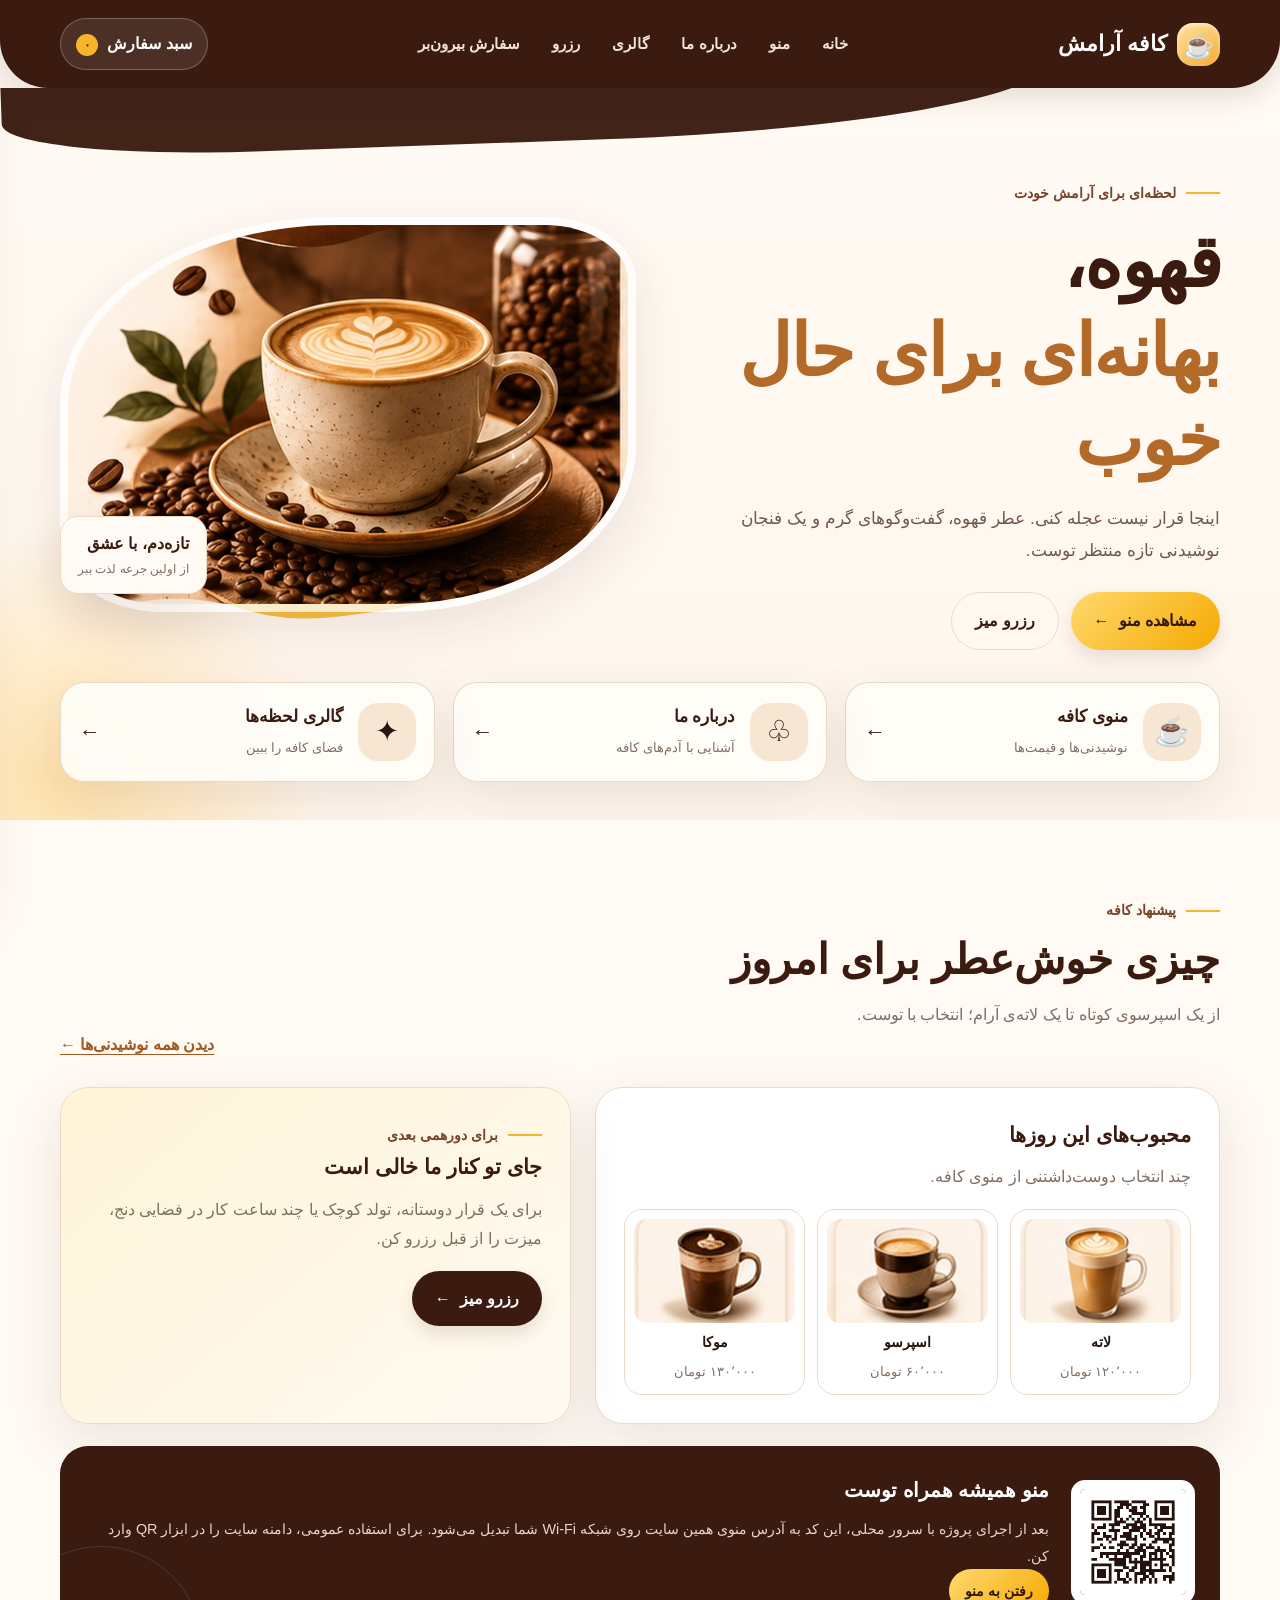
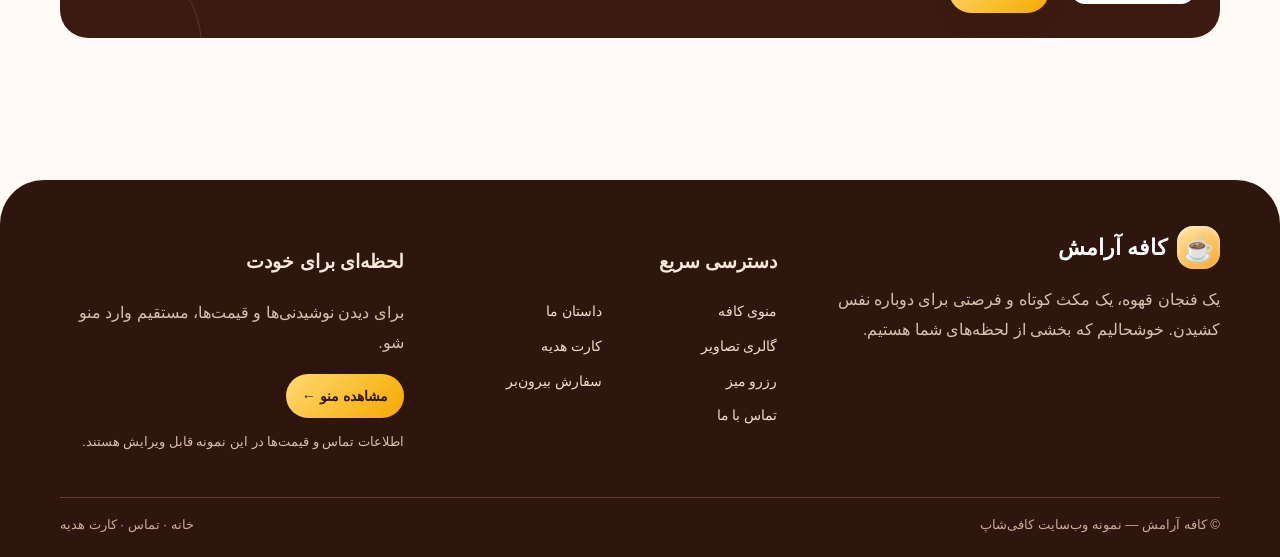
<file: index.html>
<!doctype html><html lang="fa" dir="rtl"><head><meta charset="utf-8"><meta name="viewport" content="width=device-width,initial-scale=1"><meta name="theme-color" content="#3b1b10"><title>کافه آرامش | یک فنجان حال خوب</title><meta name="description" content="کافه آرامش؛ منوی قهوه، رزرو میز و سفارش بیرون‌بر."><link rel="stylesheet" href="assets/css/style.css"></head><body><header class="site-header"><div class="container nav-wrap">
  <a class="brand" href="index.html" aria-label="کافه آرامش، صفحه اصلی"><span class="brand-mark">☕</span><span>کافه آرامش</span></a>
  <button class="menu-toggle" id="menuToggle" aria-label="باز کردن منو" aria-expanded="false">☰</button>
  <nav class="nav-links" id="navLinks" aria-label="ناوبری اصلی">
    <a href="index.html">خانه</a><a href="menu.html">منو</a><a href="about.html">درباره ما</a><a href="gallery.html">گالری</a><a href="reserve.html">رزرو</a><a href="delivery.html">سفارش بیرون‌بر</a>
  </nav>
  <div class="nav-actions"><a class="cart-button" href="#cart" data-open-cart>سبد سفارش <span class="cart-count">۰</span></a></div>
</div></header>
<main><section class="hero"><div class="container"><div class="hero-grid"><div class="hero-copy"><span class="eyebrow">لحظه‌ای برای آرامش خودت</span><h1>قهوه،<br><span>بهانه‌ای برای حال خوب</span></h1><p>اینجا قرار نیست عجله کنی. عطر قهوه، گفت‌وگوهای گرم و یک فنجان نوشیدنی تازه منتظر توست.</p><div class="hero-actions"><a class="btn btn-gold" href="menu.html">مشاهده منو <span>←</span></a><a class="btn btn-light" href="reserve.html">رزرو میز</a></div></div><div class="hero-art"><img src="assets/images/hero-coffee.jpg" alt="فنجان قهوه لاته روی میز چوبی در کنار دانه‌های قهوه"><div class="hero-sticker">تازه‌دم، با عشق <small>از اولین جرعه لذت ببر</small></div></div></div>
<div class="quick-links"><a class="quick-card" href="menu.html"><span class="quick-icon">☕</span><span><strong>منوی کافه</strong><small>نوشیدنی‌ها و قیمت‌ها</small></span><span class="quick-arrow">←</span></a><a class="quick-card" href="about.html"><span class="quick-icon">♧</span><span><strong>درباره ما</strong><small>آشنایی با آدم‌های کافه</small></span><span class="quick-arrow">←</span></a><a class="quick-card" href="gallery.html"><span class="quick-icon">✦</span><span><strong>گالری لحظه‌ها</strong><small>فضای کافه را ببین</small></span><span class="quick-arrow">←</span></a></div></div></section>
<section class="section"><div class="container"><div class="section-head"><div><span class="eyebrow">پیشنهاد کافه</span><h2 class="section-title">چیزی خوش‌عطر برای امروز</h2><p class="section-subtitle">از یک اسپرسوی کوتاه تا یک لاته‌ی آرام؛ انتخاب با توست.</p></div><a class="text-link" href="menu.html">دیدن همه نوشیدنی‌ها ←</a></div>
<div class="feature-grid"><div class="feature-panel"><h3>محبوب‌های این روزها</h3><p>چند انتخاب دوست‌داشتنی از منوی کافه.</p><div class="mini-menu"><a class="mini-item" href="menu.html"><img src="assets/images/latte.jpg" alt="لاته"><strong>لاته</strong><small>۱۲۰٬۰۰۰ تومان</small></a><a class="mini-item" href="menu.html"><img src="assets/images/espresso.jpg" alt="اسپرسو"><strong>اسپرسو</strong><small>۶۰٬۰۰۰ تومان</small></a><a class="mini-item" href="menu.html"><img src="assets/images/mocha.jpg" alt="موکا"><strong>موکا</strong><small>۱۳۰٬۰۰۰ تومان</small></a></div></div>
<div class="feature-panel gold"><span class="eyebrow">برای دورهمی بعدی</span><h3>جای تو کنار ما خالی است</h3><p>برای یک قرار دوستانه، تولد کوچک یا چند ساعت کار در فضایی دنج، میزت را از قبل رزرو کن.</p><a class="btn" href="reserve.html">رزرو میز <span>←</span></a></div></div>
<div style="margin-top:22px" class="qr-panel"><img src="assets/images/menu-qr.png" alt="کد QR نمونه برای باز کردن منوی کافه"><div><h3>منو همیشه همراه توست</h3><p>بعد از اجرای پروژه با سرور محلی، این کد به آدرس منوی همین سایت روی شبکه Wi‑Fi شما تبدیل می‌شود. برای استفاده عمومی، دامنه سایت را در ابزار QR وارد کن.</p><a class="btn btn-gold btn-small" href="menu.html">رفتن به منو</a></div></div></div></section>
</main><footer class="site-footer"><div class="container">
  <div class="footer-grid"><div><a class="brand" href="index.html"><span class="brand-mark">☕</span><span>کافه آرامش</span></a><p>یک فنجان قهوه، یک مکث کوتاه و فرصتی برای دوباره نفس کشیدن. خوشحالیم که بخشی از لحظه‌های شما هستیم.</p></div>
  <div><h3>دسترسی سریع</h3><div class="footer-links"><a href="menu.html">منوی کافه</a><a href="about.html">داستان ما</a><a href="gallery.html">گالری تصاویر</a><a href="gift-card.html">کارت هدیه</a><a href="reserve.html">رزرو میز</a><a href="delivery.html">سفارش بیرون‌بر</a><a href="contact.html">تماس با ما</a></div></div>
  <div><h3>لحظه‌ای برای خودت</h3><p>برای دیدن نوشیدنی‌ها و قیمت‌ها، مستقیم وارد منو شو.</p><a class="btn btn-gold btn-small" href="menu.html">مشاهده منو ←</a><p style="font-size:.8rem">اطلاعات تماس و قیمت‌ها در این نمونه قابل ویرایش هستند.</p></div></div>
  <div class="footer-bottom"><span>© کافه آرامش — نمونه وب‌سایت کافی‌شاپ</span><span><a href="index.html">خانه</a> · <a href="contact.html">تماس</a> · <a href="gift-card.html">کارت هدیه</a></span></div>
</div></footer><script src="assets/js/app.js"></script></body></html>
</file>
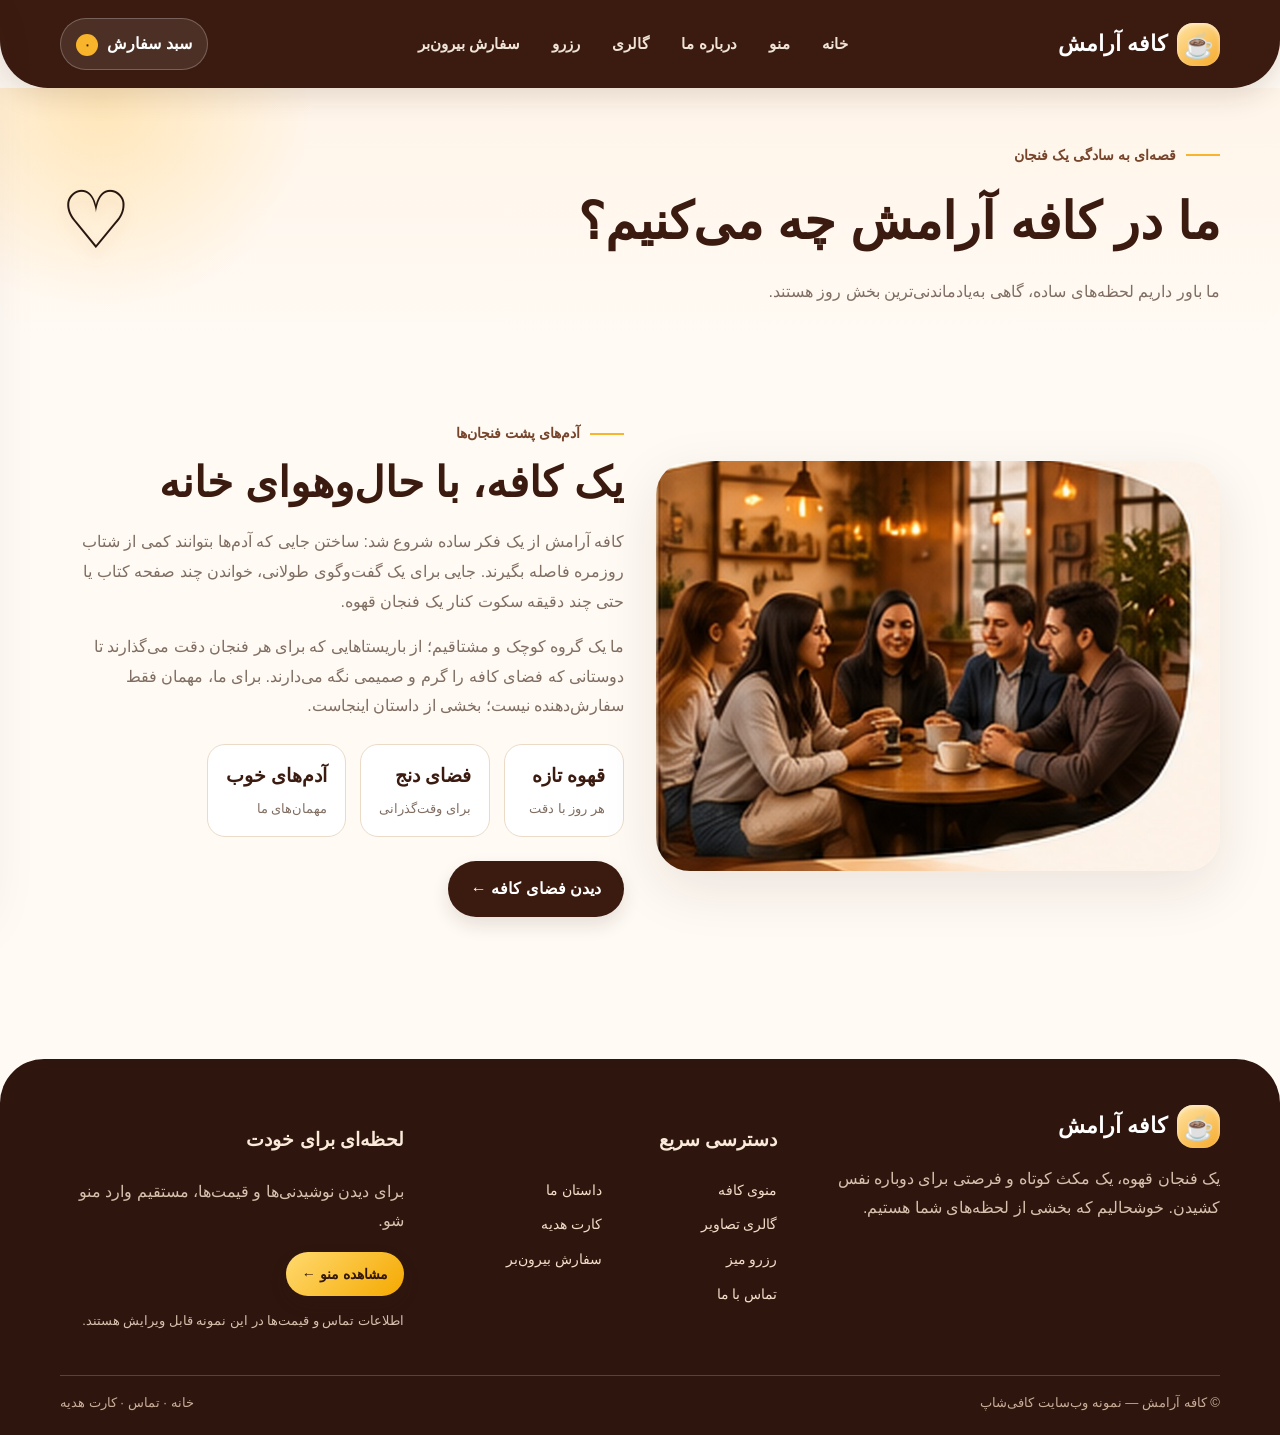
<file: about.html>
<!doctype html><html lang="fa" dir="rtl"><head><meta charset="utf-8"><meta name="viewport" content="width=device-width,initial-scale=1"><title>درباره ما | کافه آرامش</title><link rel="stylesheet" href="assets/css/style.css"></head><body><header class="site-header"><div class="container nav-wrap">
  <a class="brand" href="index.html" aria-label="کافه آرامش، صفحه اصلی"><span class="brand-mark">☕</span><span>کافه آرامش</span></a>
  <button class="menu-toggle" id="menuToggle" aria-label="باز کردن منو" aria-expanded="false">☰</button>
  <nav class="nav-links" id="navLinks" aria-label="ناوبری اصلی">
    <a href="index.html">خانه</a><a href="menu.html">منو</a><a href="about.html">درباره ما</a><a href="gallery.html">گالری</a><a href="reserve.html">رزرو</a><a href="delivery.html">سفارش بیرون‌بر</a>
  </nav>
  <div class="nav-actions"><a class="cart-button" href="#cart" data-open-cart>سبد سفارش <span class="cart-count">۰</span></a></div>
</div></header><main><section class="page-hero"><div class="container"><div><span class="eyebrow">قصه‌ای به سادگی یک فنجان</span><h1>ما در کافه آرامش چه می‌کنیم؟</h1><p>ما باور داریم لحظه‌های ساده، گاهی به‌یادماندنی‌ترین بخش روز هستند.</p></div><div class="page-hero-art">♡</div></div></section><section class="section"><div class="container story-grid"><div class="story-image"><img src="assets/images/team.jpg" alt="چند نفر از اعضای تیم و دوستان در حال گفت‌وگو در کافه"></div><div class="story-copy"><span class="eyebrow">آدم‌های پشت فنجان‌ها</span><h2 class="section-title">یک کافه، با حال‌وهوای خانه</h2><p>کافه آرامش از یک فکر ساده شروع شد: ساختن جایی که آدم‌ها بتوانند کمی از شتاب روزمره فاصله بگیرند. جایی برای یک گفت‌وگوی طولانی، خواندن چند صفحه کتاب یا حتی چند دقیقه سکوت کنار یک فنجان قهوه.</p><p>ما یک گروه کوچک و مشتاقیم؛ از باریستاهایی که برای هر فنجان دقت می‌گذارند تا دوستانی که فضای کافه را گرم و صمیمی نگه می‌دارند. برای ما، مهمان فقط سفارش‌دهنده نیست؛ بخشی از داستان اینجاست.</p><div class="stats"><div class="stat"><strong>قهوه تازه</strong><small>هر روز با دقت</small></div><div class="stat"><strong>فضای دنج</strong><small>برای وقت‌گذرانی</small></div><div class="stat"><strong>آدم‌های خوب</strong><small>مهمان‌های ما</small></div></div><a class="btn" style="margin-top:24px" href="gallery.html">دیدن فضای کافه ←</a></div></div></section></main><footer class="site-footer"><div class="container">
  <div class="footer-grid"><div><a class="brand" href="index.html"><span class="brand-mark">☕</span><span>کافه آرامش</span></a><p>یک فنجان قهوه، یک مکث کوتاه و فرصتی برای دوباره نفس کشیدن. خوشحالیم که بخشی از لحظه‌های شما هستیم.</p></div>
  <div><h3>دسترسی سریع</h3><div class="footer-links"><a href="menu.html">منوی کافه</a><a href="about.html">داستان ما</a><a href="gallery.html">گالری تصاویر</a><a href="gift-card.html">کارت هدیه</a><a href="reserve.html">رزرو میز</a><a href="delivery.html">سفارش بیرون‌بر</a><a href="contact.html">تماس با ما</a></div></div>
  <div><h3>لحظه‌ای برای خودت</h3><p>برای دیدن نوشیدنی‌ها و قیمت‌ها، مستقیم وارد منو شو.</p><a class="btn btn-gold btn-small" href="menu.html">مشاهده منو ←</a><p style="font-size:.8rem">اطلاعات تماس و قیمت‌ها در این نمونه قابل ویرایش هستند.</p></div></div>
  <div class="footer-bottom"><span>© کافه آرامش — نمونه وب‌سایت کافی‌شاپ</span><span><a href="index.html">خانه</a> · <a href="contact.html">تماس</a> · <a href="gift-card.html">کارت هدیه</a></span></div>
</div></footer><script src="assets/js/app.js"></script></body></html>
</file>
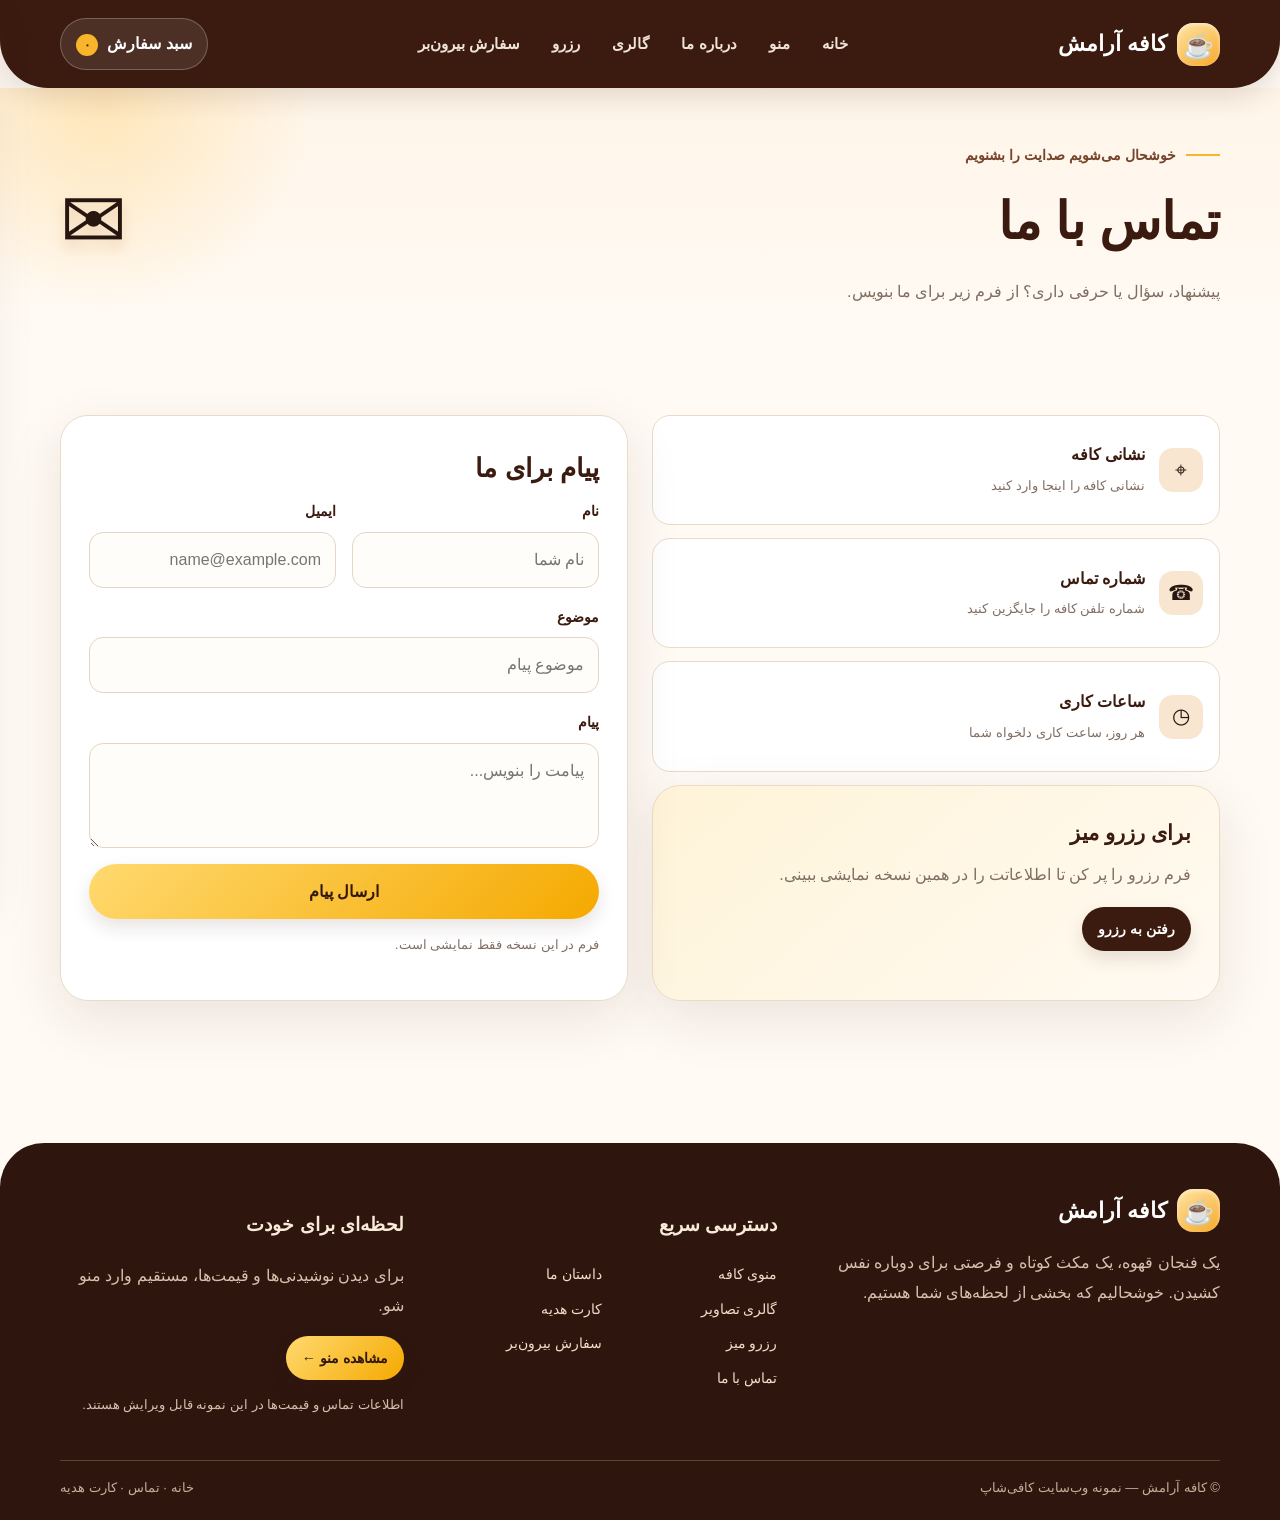
<file: contact.html>
<!doctype html><html lang="fa" dir="rtl"><head><meta charset="utf-8"><meta name="viewport" content="width=device-width,initial-scale=1"><title>تماس با ما | کافه آرامش</title><link rel="stylesheet" href="assets/css/style.css"></head><body><header class="site-header"><div class="container nav-wrap">
  <a class="brand" href="index.html" aria-label="کافه آرامش، صفحه اصلی"><span class="brand-mark">☕</span><span>کافه آرامش</span></a>
  <button class="menu-toggle" id="menuToggle" aria-label="باز کردن منو" aria-expanded="false">☰</button>
  <nav class="nav-links" id="navLinks" aria-label="ناوبری اصلی">
    <a href="index.html">خانه</a><a href="menu.html">منو</a><a href="about.html">درباره ما</a><a href="gallery.html">گالری</a><a href="reserve.html">رزرو</a><a href="delivery.html">سفارش بیرون‌بر</a>
  </nav>
  <div class="nav-actions"><a class="cart-button" href="#cart" data-open-cart>سبد سفارش <span class="cart-count">۰</span></a></div>
</div></header><main><section class="page-hero"><div class="container"><div><span class="eyebrow">خوشحال می‌شویم صدایت را بشنویم</span><h1>تماس با ما</h1><p>پیشنهاد، سؤال یا حرفی داری؟ از فرم زیر برای ما بنویس.</p></div><div class="page-hero-art">✉</div></div></section><section class="section"><div class="container contact-grid"><div class="contact-info"><div class="contact-row"><span class="contact-symbol">⌖</span><div><strong>نشانی کافه</strong><small>نشانی کافه را اینجا وارد کنید</small></div></div><div class="contact-row"><span class="contact-symbol">☎</span><div><strong>شماره تماس</strong><small>شماره تلفن کافه را جایگزین کنید</small></div></div><div class="contact-row"><span class="contact-symbol">◷</span><div><strong>ساعات کاری</strong><small>هر روز، ساعت کاری دلخواه شما</small></div></div><div class="feature-panel gold"><h3>برای رزرو میز</h3><p>فرم رزرو را پر کن تا اطلاعاتت را در همین نسخه نمایشی ببینی.</p><a class="btn btn-small" href="reserve.html">رفتن به رزرو</a></div></div><div class="form-card"><h2 class="section-title" style="font-size:1.65rem">پیام برای ما</h2><form data-demo-form data-success="پیام شما به‌صورت نمایشی ثبت شد. برای دریافت واقعی پیام‌ها، فرم باید به ایمیل یا سرور متصل شود."><div class="form-grid"><div class="field"><label for="cname">نام</label><input id="cname" required placeholder="نام شما"></div><div class="field"><label for="cemail">ایمیل</label><input id="cemail" type="email" required placeholder="name@example.com"></div><div class="field full"><label for="csubject">موضوع</label><input id="csubject" required placeholder="موضوع پیام"></div><div class="field full"><label for="cmessage">پیام</label><textarea id="cmessage" required placeholder="پیامت را بنویس..."></textarea></div><div class="field full"><button class="btn btn-gold btn-block">ارسال پیام</button></div></div></form><div class="form-message" role="status" aria-live="polite"></div><p class="form-note">فرم در این نسخه فقط نمایشی است.</p></div></div></section></main><footer class="site-footer"><div class="container">
  <div class="footer-grid"><div><a class="brand" href="index.html"><span class="brand-mark">☕</span><span>کافه آرامش</span></a><p>یک فنجان قهوه، یک مکث کوتاه و فرصتی برای دوباره نفس کشیدن. خوشحالیم که بخشی از لحظه‌های شما هستیم.</p></div>
  <div><h3>دسترسی سریع</h3><div class="footer-links"><a href="menu.html">منوی کافه</a><a href="about.html">داستان ما</a><a href="gallery.html">گالری تصاویر</a><a href="gift-card.html">کارت هدیه</a><a href="reserve.html">رزرو میز</a><a href="delivery.html">سفارش بیرون‌بر</a><a href="contact.html">تماس با ما</a></div></div>
  <div><h3>لحظه‌ای برای خودت</h3><p>برای دیدن نوشیدنی‌ها و قیمت‌ها، مستقیم وارد منو شو.</p><a class="btn btn-gold btn-small" href="menu.html">مشاهده منو ←</a><p style="font-size:.8rem">اطلاعات تماس و قیمت‌ها در این نمونه قابل ویرایش هستند.</p></div></div>
  <div class="footer-bottom"><span>© کافه آرامش — نمونه وب‌سایت کافی‌شاپ</span><span><a href="index.html">خانه</a> · <a href="contact.html">تماس</a> · <a href="gift-card.html">کارت هدیه</a></span></div>
</div></footer><script src="assets/js/app.js"></script></body></html>
</file>
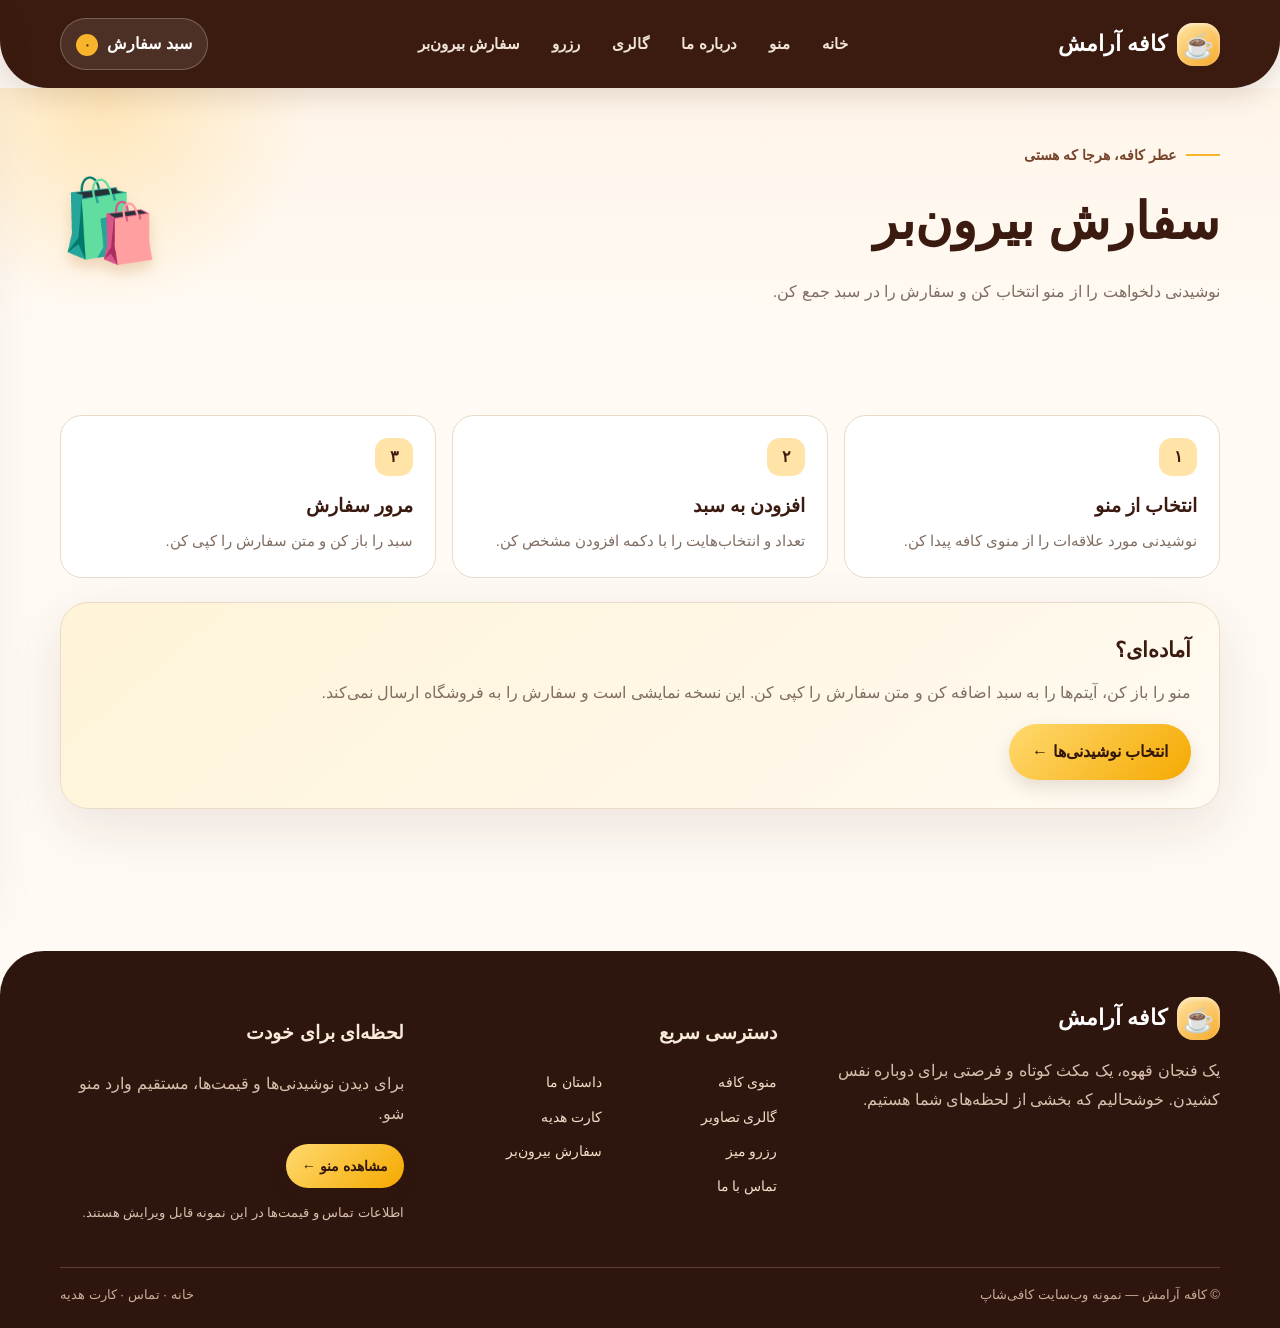
<file: delivery.html>
<!doctype html><html lang="fa" dir="rtl"><head><meta charset="utf-8"><meta name="viewport" content="width=device-width,initial-scale=1"><title>سفارش بیرون‌بر | کافه آرامش</title><link rel="stylesheet" href="assets/css/style.css"></head><body><header class="site-header"><div class="container nav-wrap">
  <a class="brand" href="index.html" aria-label="کافه آرامش، صفحه اصلی"><span class="brand-mark">☕</span><span>کافه آرامش</span></a>
  <button class="menu-toggle" id="menuToggle" aria-label="باز کردن منو" aria-expanded="false">☰</button>
  <nav class="nav-links" id="navLinks" aria-label="ناوبری اصلی">
    <a href="index.html">خانه</a><a href="menu.html">منو</a><a href="about.html">درباره ما</a><a href="gallery.html">گالری</a><a href="reserve.html">رزرو</a><a href="delivery.html">سفارش بیرون‌بر</a>
  </nav>
  <div class="nav-actions"><a class="cart-button" href="#cart" data-open-cart>سبد سفارش <span class="cart-count">۰</span></a></div>
</div></header><main><section class="page-hero"><div class="container"><div><span class="eyebrow">عطر کافه، هرجا که هستی</span><h1>سفارش بیرون‌بر</h1><p>نوشیدنی دلخواهت را از منو انتخاب کن و سفارش را در سبد جمع کن.</p></div><div class="page-hero-art">🛍️</div></div></section><section class="section"><div class="container"><div class="delivery-steps"><article class="step-card"><span class="step-number">۱</span><h3>انتخاب از منو</h3><p>نوشیدنی مورد علاقه‌ات را از منوی کافه پیدا کن.</p></article><article class="step-card"><span class="step-number">۲</span><h3>افزودن به سبد</h3><p>تعداد و انتخاب‌هایت را با دکمه افزودن مشخص کن.</p></article><article class="step-card"><span class="step-number">۳</span><h3>مرور سفارش</h3><p>سبد را باز کن و متن سفارش را کپی کن.</p></article></div><div class="feature-panel gold" style="margin-top:24px"><h3>آماده‌ای؟</h3><p>منو را باز کن، آیتم‌ها را به سبد اضافه کن و متن سفارش را کپی کن. این نسخه نمایشی است و سفارش را به فروشگاه ارسال نمی‌کند.</p><a class="btn btn-gold" href="menu.html">انتخاب نوشیدنی‌ها ←</a></div></div></section></main><footer class="site-footer"><div class="container">
  <div class="footer-grid"><div><a class="brand" href="index.html"><span class="brand-mark">☕</span><span>کافه آرامش</span></a><p>یک فنجان قهوه، یک مکث کوتاه و فرصتی برای دوباره نفس کشیدن. خوشحالیم که بخشی از لحظه‌های شما هستیم.</p></div>
  <div><h3>دسترسی سریع</h3><div class="footer-links"><a href="menu.html">منوی کافه</a><a href="about.html">داستان ما</a><a href="gallery.html">گالری تصاویر</a><a href="gift-card.html">کارت هدیه</a><a href="reserve.html">رزرو میز</a><a href="delivery.html">سفارش بیرون‌بر</a><a href="contact.html">تماس با ما</a></div></div>
  <div><h3>لحظه‌ای برای خودت</h3><p>برای دیدن نوشیدنی‌ها و قیمت‌ها، مستقیم وارد منو شو.</p><a class="btn btn-gold btn-small" href="menu.html">مشاهده منو ←</a><p style="font-size:.8rem">اطلاعات تماس و قیمت‌ها در این نمونه قابل ویرایش هستند.</p></div></div>
  <div class="footer-bottom"><span>© کافه آرامش — نمونه وب‌سایت کافی‌شاپ</span><span><a href="index.html">خانه</a> · <a href="contact.html">تماس</a> · <a href="gift-card.html">کارت هدیه</a></span></div>
</div></footer><script src="assets/js/app.js"></script></body></html>
</file>
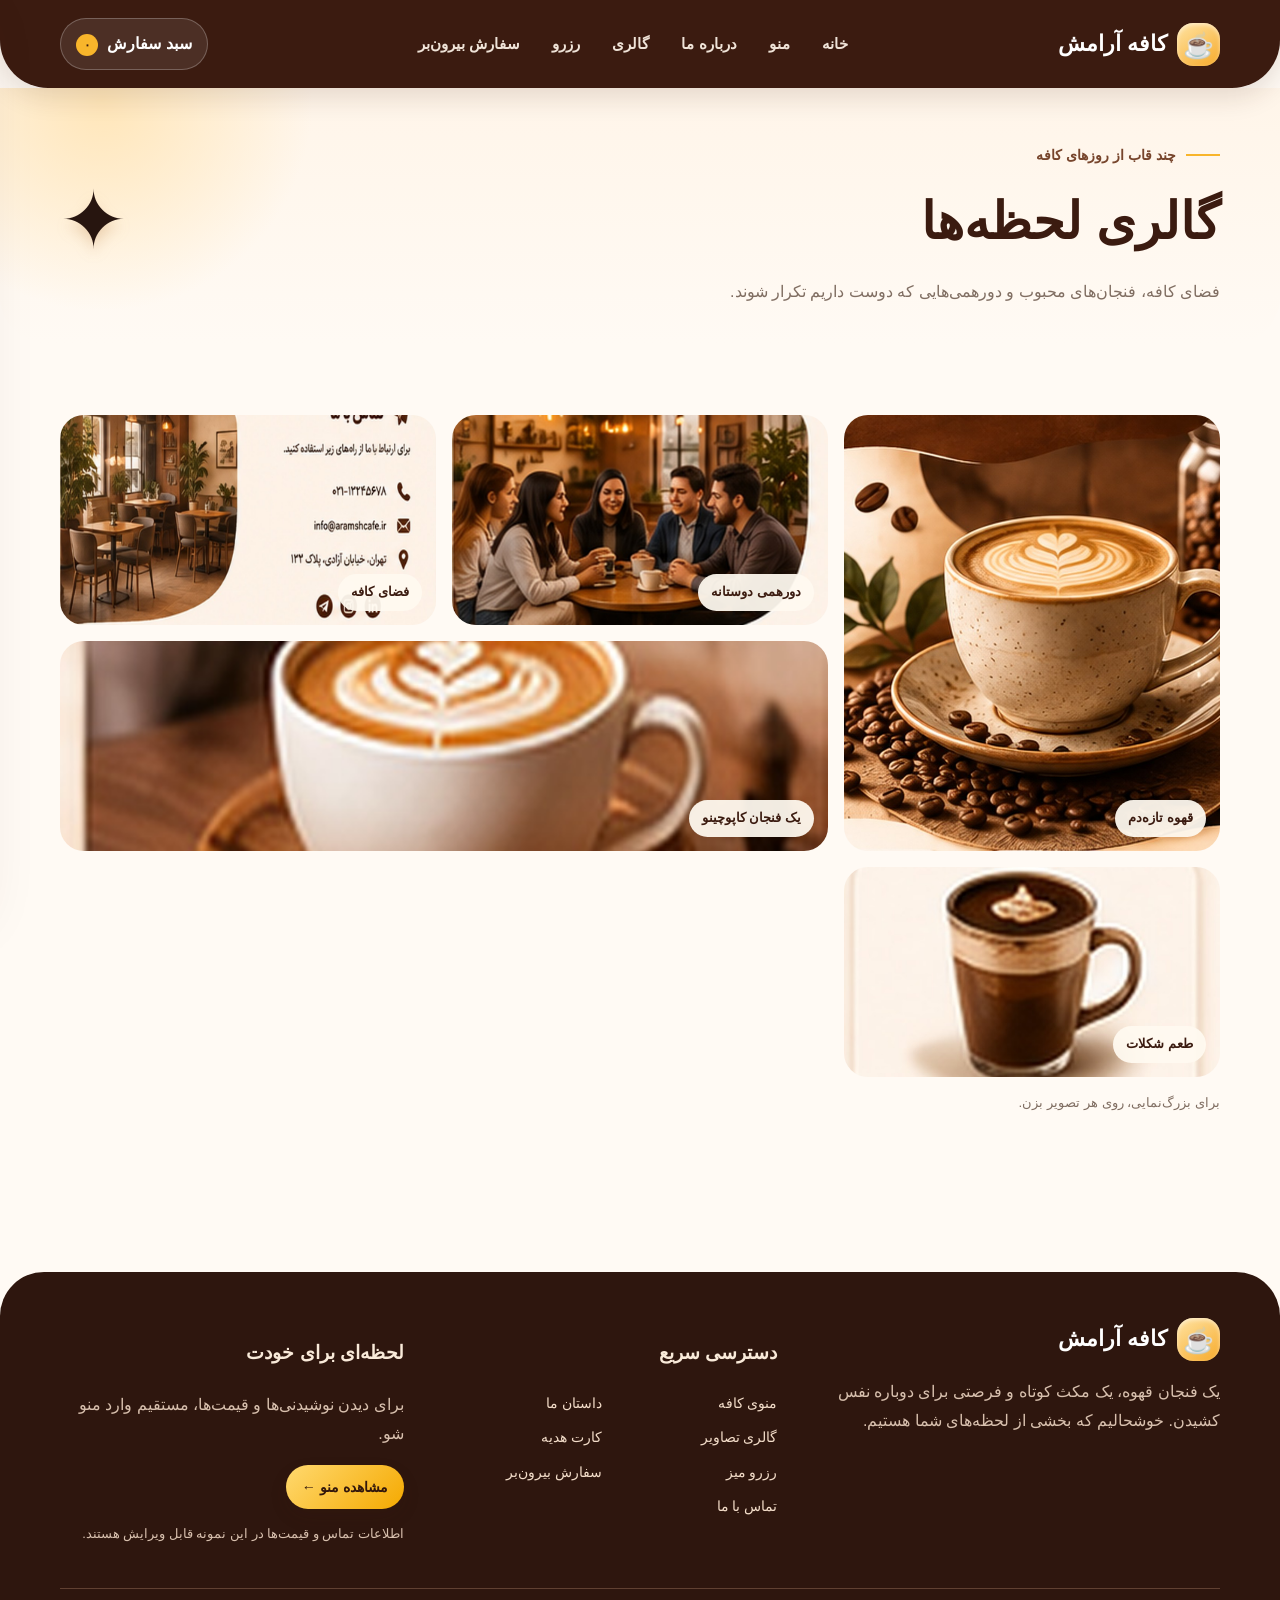
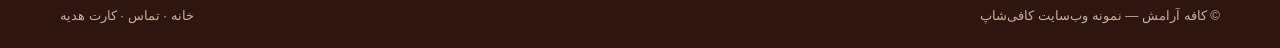
<file: gallery.html>
<!doctype html><html lang="fa" dir="rtl"><head><meta charset="utf-8"><meta name="viewport" content="width=device-width,initial-scale=1"><title>گالری | کافه آرامش</title><link rel="stylesheet" href="assets/css/style.css"></head><body><header class="site-header"><div class="container nav-wrap">
  <a class="brand" href="index.html" aria-label="کافه آرامش، صفحه اصلی"><span class="brand-mark">☕</span><span>کافه آرامش</span></a>
  <button class="menu-toggle" id="menuToggle" aria-label="باز کردن منو" aria-expanded="false">☰</button>
  <nav class="nav-links" id="navLinks" aria-label="ناوبری اصلی">
    <a href="index.html">خانه</a><a href="menu.html">منو</a><a href="about.html">درباره ما</a><a href="gallery.html">گالری</a><a href="reserve.html">رزرو</a><a href="delivery.html">سفارش بیرون‌بر</a>
  </nav>
  <div class="nav-actions"><a class="cart-button" href="#cart" data-open-cart>سبد سفارش <span class="cart-count">۰</span></a></div>
</div></header><main><section class="page-hero"><div class="container"><div><span class="eyebrow">چند قاب از روزهای کافه</span><h1>گالری لحظه‌ها</h1><p>فضای کافه، فنجان‌های محبوب و دورهمی‌هایی که دوست داریم تکرار شوند.</p></div><div class="page-hero-art">✦</div></div></section><section class="section"><div class="container"><div class="gallery-grid"><div class="gallery-item"><img data-lightbox src="assets/images/hero-coffee.jpg" alt="فنجان لاته و دانه‌های قهوه"><span>قهوه تازه‌دم</span></div><div class="gallery-item"><img data-lightbox src="assets/images/team.jpg" alt="دورهمی دوستان در کافه"><span>دورهمی دوستانه</span></div><div class="gallery-item"><img data-lightbox src="assets/images/cafe-interior.jpg" alt="فضای داخلی کافه"><span>فضای کافه</span></div><div class="gallery-item"><img data-lightbox src="assets/images/cappuccino.jpg" alt="کاپوچینو"><span>یک فنجان کاپوچینو</span></div><div class="gallery-item"><img data-lightbox src="assets/images/mocha.jpg" alt="موکا"><span>طعم شکلات</span></div></div><p class="form-note">برای بزرگ‌نمایی، روی هر تصویر بزن.</p></div></section></main><footer class="site-footer"><div class="container">
  <div class="footer-grid"><div><a class="brand" href="index.html"><span class="brand-mark">☕</span><span>کافه آرامش</span></a><p>یک فنجان قهوه، یک مکث کوتاه و فرصتی برای دوباره نفس کشیدن. خوشحالیم که بخشی از لحظه‌های شما هستیم.</p></div>
  <div><h3>دسترسی سریع</h3><div class="footer-links"><a href="menu.html">منوی کافه</a><a href="about.html">داستان ما</a><a href="gallery.html">گالری تصاویر</a><a href="gift-card.html">کارت هدیه</a><a href="reserve.html">رزرو میز</a><a href="delivery.html">سفارش بیرون‌بر</a><a href="contact.html">تماس با ما</a></div></div>
  <div><h3>لحظه‌ای برای خودت</h3><p>برای دیدن نوشیدنی‌ها و قیمت‌ها، مستقیم وارد منو شو.</p><a class="btn btn-gold btn-small" href="menu.html">مشاهده منو ←</a><p style="font-size:.8rem">اطلاعات تماس و قیمت‌ها در این نمونه قابل ویرایش هستند.</p></div></div>
  <div class="footer-bottom"><span>© کافه آرامش — نمونه وب‌سایت کافی‌شاپ</span><span><a href="index.html">خانه</a> · <a href="contact.html">تماس</a> · <a href="gift-card.html">کارت هدیه</a></span></div>
</div></footer><script src="assets/js/app.js"></script></body></html>
</file>
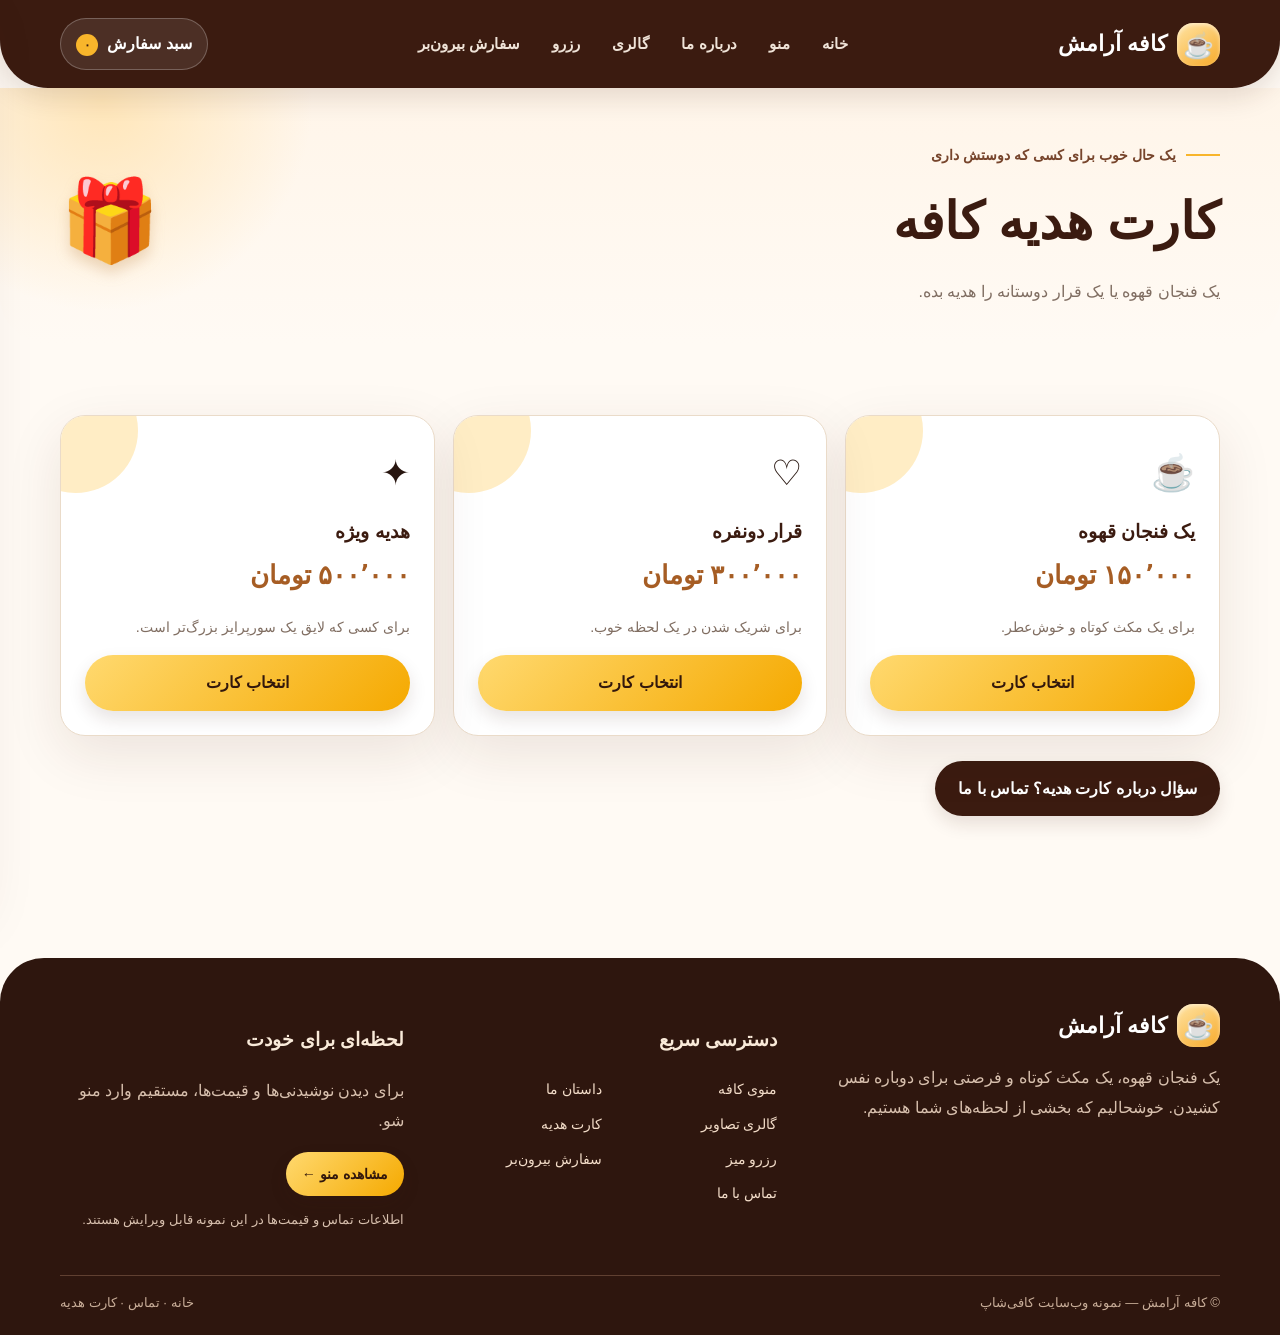
<file: gift-card.html>
<!doctype html><html lang="fa" dir="rtl"><head><meta charset="utf-8"><meta name="viewport" content="width=device-width,initial-scale=1"><title>کارت هدیه | کافه آرامش</title><link rel="stylesheet" href="assets/css/style.css"></head><body><header class="site-header"><div class="container nav-wrap">
  <a class="brand" href="index.html" aria-label="کافه آرامش، صفحه اصلی"><span class="brand-mark">☕</span><span>کافه آرامش</span></a>
  <button class="menu-toggle" id="menuToggle" aria-label="باز کردن منو" aria-expanded="false">☰</button>
  <nav class="nav-links" id="navLinks" aria-label="ناوبری اصلی">
    <a href="index.html">خانه</a><a href="menu.html">منو</a><a href="about.html">درباره ما</a><a href="gallery.html">گالری</a><a href="reserve.html">رزرو</a><a href="delivery.html">سفارش بیرون‌بر</a>
  </nav>
  <div class="nav-actions"><a class="cart-button" href="#cart" data-open-cart>سبد سفارش <span class="cart-count">۰</span></a></div>
</div></header><main><section class="page-hero"><div class="container"><div><span class="eyebrow">یک حال خوب برای کسی که دوستش داری</span><h1>کارت هدیه کافه</h1><p>یک فنجان قهوه یا یک قرار دوستانه را هدیه بده.</p></div><div class="page-hero-art">🎁</div></div></section><section class="section"><div class="container"><div class="gift-grid"><article class="gift-card"><span class="gift-icon">☕</span><h3>یک فنجان قهوه</h3><div class="gift-amount">۱۵۰٬۰۰۰ تومان</div><p>برای یک مکث کوتاه و خوش‌عطر.</p><button class="btn btn-gold btn-block" data-add="gift-150" data-id="gift-150" data-name="کارت هدیه ۱۵۰ هزار تومانی" data-price="150000">انتخاب کارت</button></article><article class="gift-card"><span class="gift-icon">♡</span><h3>قرار دونفره</h3><div class="gift-amount">۳۰۰٬۰۰۰ تومان</div><p>برای شریک شدن در یک لحظه خوب.</p><button class="btn btn-gold btn-block" data-add="gift-300" data-id="gift-300" data-name="کارت هدیه ۳۰۰ هزار تومانی" data-price="300000">انتخاب کارت</button></article><article class="gift-card"><span class="gift-icon">✦</span><h3>هدیه ویژه</h3><div class="gift-amount">۵۰۰٬۰۰۰ تومان</div><p>برای کسی که لایق یک سورپرایز بزرگ‌تر است.</p><button class="btn btn-gold btn-block" data-add="gift-500" data-id="gift-500" data-name="کارت هدیه ۵۰۰ هزار تومانی" data-price="500000">انتخاب کارت</button></article></div><div style="margin-top:25px"><a class="btn" href="contact.html">سؤال درباره کارت هدیه؟ تماس با ما</a></div></div></section></main><footer class="site-footer"><div class="container">
  <div class="footer-grid"><div><a class="brand" href="index.html"><span class="brand-mark">☕</span><span>کافه آرامش</span></a><p>یک فنجان قهوه، یک مکث کوتاه و فرصتی برای دوباره نفس کشیدن. خوشحالیم که بخشی از لحظه‌های شما هستیم.</p></div>
  <div><h3>دسترسی سریع</h3><div class="footer-links"><a href="menu.html">منوی کافه</a><a href="about.html">داستان ما</a><a href="gallery.html">گالری تصاویر</a><a href="gift-card.html">کارت هدیه</a><a href="reserve.html">رزرو میز</a><a href="delivery.html">سفارش بیرون‌بر</a><a href="contact.html">تماس با ما</a></div></div>
  <div><h3>لحظه‌ای برای خودت</h3><p>برای دیدن نوشیدنی‌ها و قیمت‌ها، مستقیم وارد منو شو.</p><a class="btn btn-gold btn-small" href="menu.html">مشاهده منو ←</a><p style="font-size:.8rem">اطلاعات تماس و قیمت‌ها در این نمونه قابل ویرایش هستند.</p></div></div>
  <div class="footer-bottom"><span>© کافه آرامش — نمونه وب‌سایت کافی‌شاپ</span><span><a href="index.html">خانه</a> · <a href="contact.html">تماس</a> · <a href="gift-card.html">کارت هدیه</a></span></div>
</div></footer><script src="assets/js/app.js"></script></body></html>
</file>
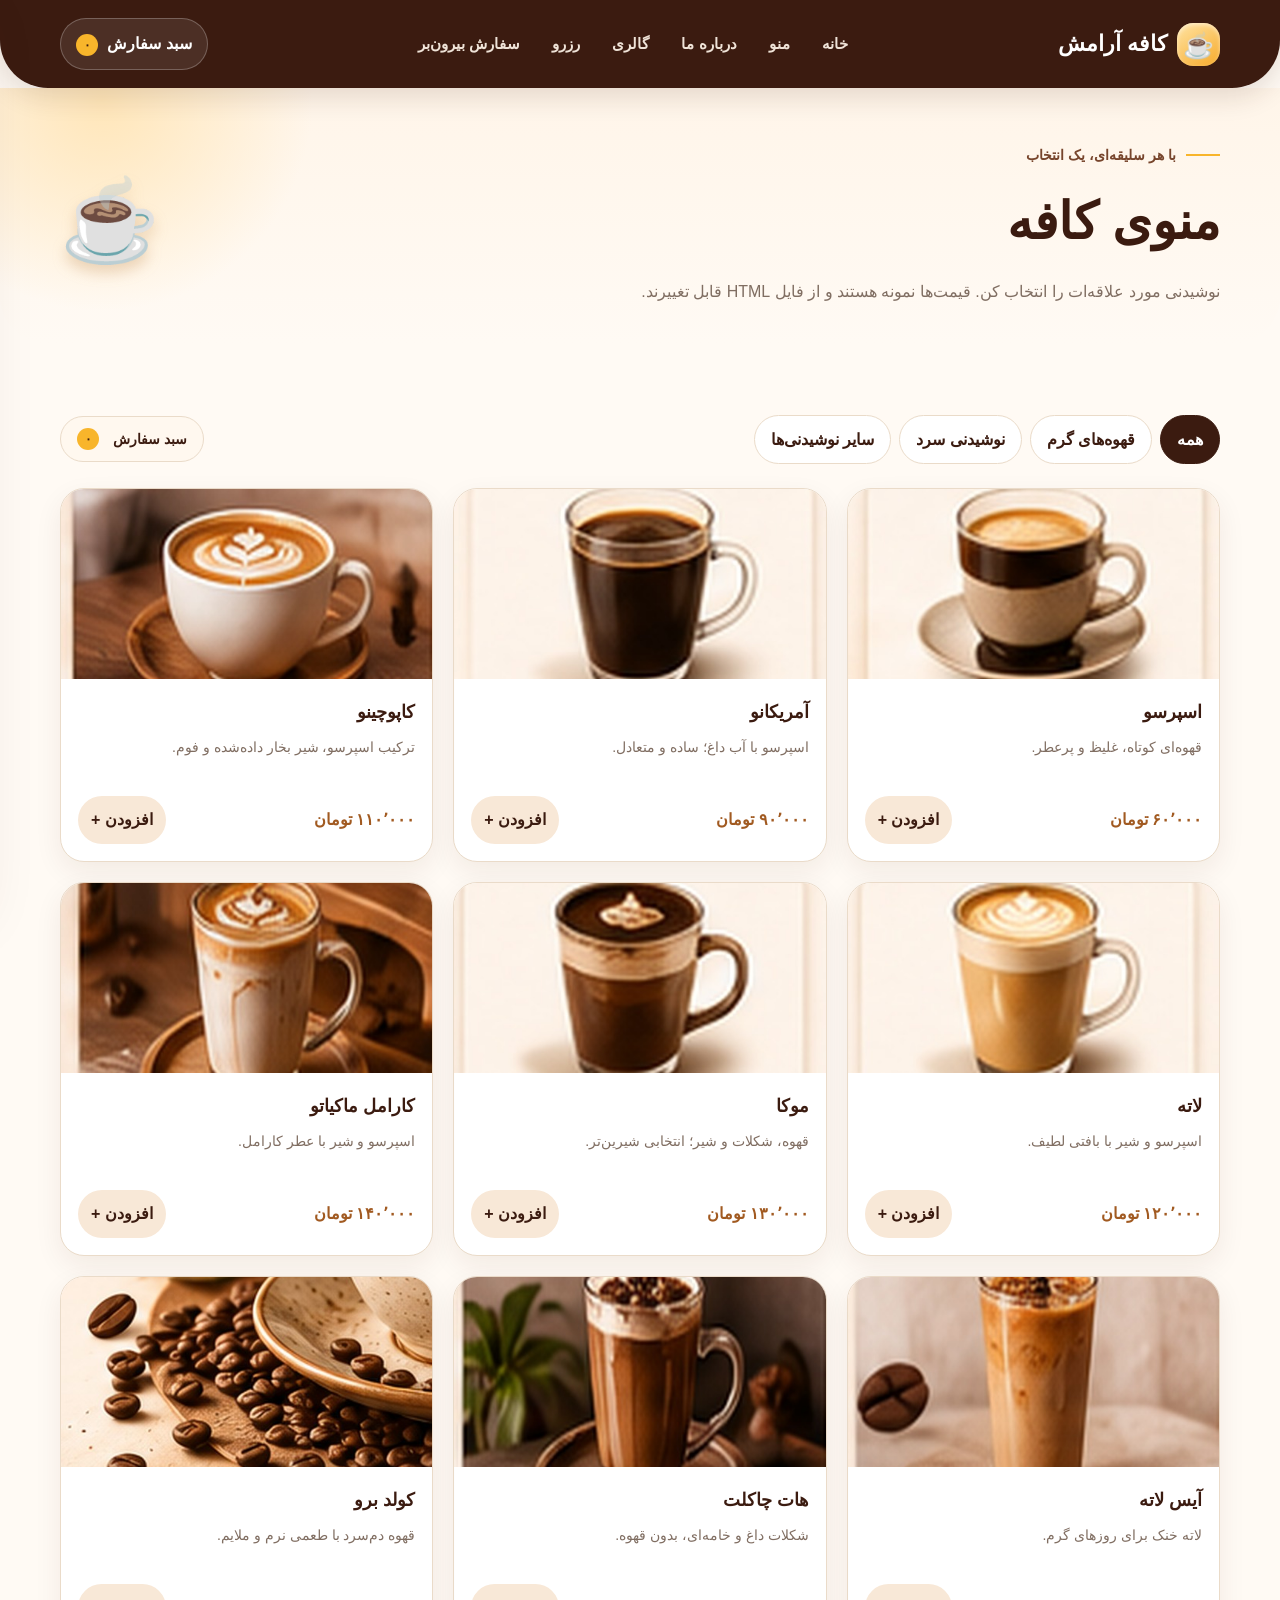
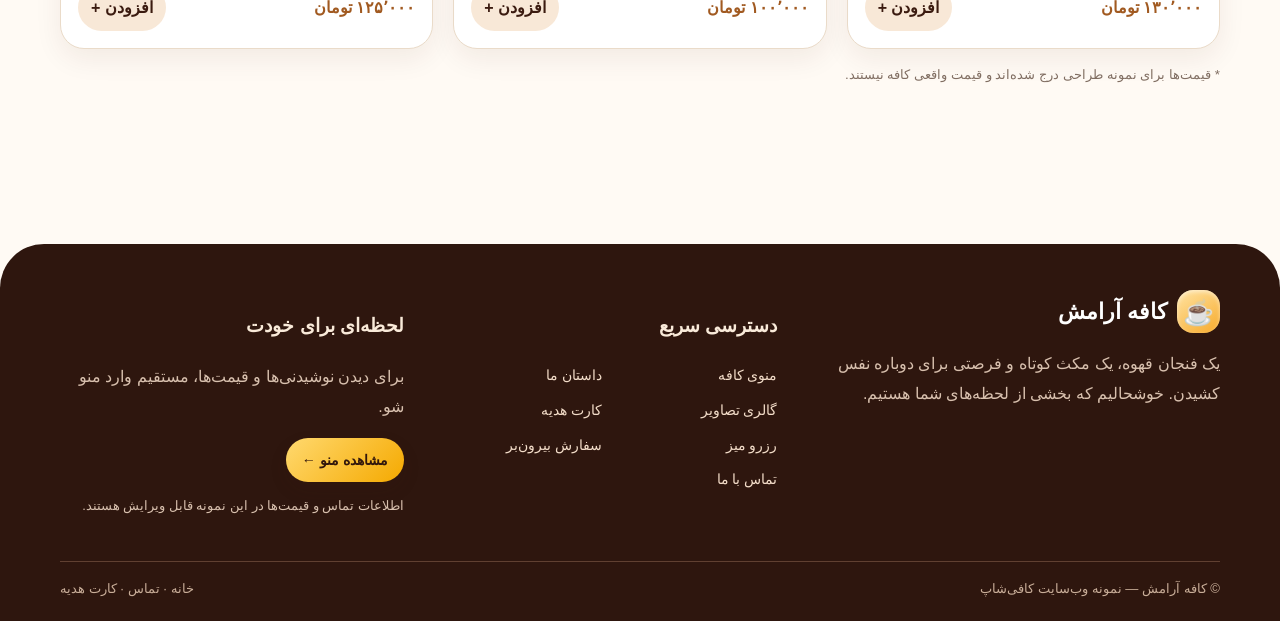
<file: menu.html>
<!doctype html><html lang="fa" dir="rtl"><head><meta charset="utf-8"><meta name="viewport" content="width=device-width,initial-scale=1"><title>منوی کافه | کافه آرامش</title><link rel="stylesheet" href="assets/css/style.css"></head><body><header class="site-header"><div class="container nav-wrap">
  <a class="brand" href="index.html" aria-label="کافه آرامش، صفحه اصلی"><span class="brand-mark">☕</span><span>کافه آرامش</span></a>
  <button class="menu-toggle" id="menuToggle" aria-label="باز کردن منو" aria-expanded="false">☰</button>
  <nav class="nav-links" id="navLinks" aria-label="ناوبری اصلی">
    <a href="index.html">خانه</a><a href="menu.html">منو</a><a href="about.html">درباره ما</a><a href="gallery.html">گالری</a><a href="reserve.html">رزرو</a><a href="delivery.html">سفارش بیرون‌بر</a>
  </nav>
  <div class="nav-actions"><a class="cart-button" href="#cart" data-open-cart>سبد سفارش <span class="cart-count">۰</span></a></div>
</div></header><main><section class="page-hero"><div class="container"><div><span class="eyebrow">با هر سلیقه‌ای، یک انتخاب</span><h1>منوی کافه</h1><p>نوشیدنی مورد علاقه‌ات را انتخاب کن. قیمت‌ها نمونه هستند و از فایل HTML قابل تغییرند.</p></div><div class="page-hero-art">☕</div></div></section><section class="section"><div class="container"><div class="menu-toolbar"><div class="filter-list"><button class="filter-btn active" data-filter="all">همه</button><button class="filter-btn" data-filter="hot">قهوه‌های گرم</button><button class="filter-btn" data-filter="cold">نوشیدنی سرد</button><button class="filter-btn" data-filter="other">سایر نوشیدنی‌ها</button></div><a class="btn btn-light btn-small" href="#cart" data-open-cart>سبد سفارش <span class="cart-count">۰</span></a></div><div class="menu-grid"><article class="menu-card" data-category="hot"><img src="assets/images/espresso.jpg" alt="اسپرسو"><div class="menu-content"><h3>اسپرسو</h3><p>قهوه‌ای کوتاه، غلیظ و پرعطر.</p><div class="menu-foot"><span class="price">۶۰٬۰۰۰ تومان</span><button class="add-btn" data-add="espresso" data-id="espresso" data-name="اسپرسو" data-price="60000">افزودن +</button></div></div></article><article class="menu-card" data-category="hot"><img src="assets/images/americano.jpg" alt="آمریکانو"><div class="menu-content"><h3>آمریکانو</h3><p>اسپرسو با آب داغ؛ ساده و متعادل.</p><div class="menu-foot"><span class="price">۹۰٬۰۰۰ تومان</span><button class="add-btn" data-add="americano" data-id="americano" data-name="آمریکانو" data-price="90000">افزودن +</button></div></div></article><article class="menu-card" data-category="hot"><img src="assets/images/cappuccino.jpg" alt="کاپوچینو"><div class="menu-content"><h3>کاپوچینو</h3><p>ترکیب اسپرسو، شیر بخار داده‌شده و فوم.</p><div class="menu-foot"><span class="price">۱۱۰٬۰۰۰ تومان</span><button class="add-btn" data-add="cappuccino" data-id="cappuccino" data-name="کاپوچینو" data-price="110000">افزودن +</button></div></div></article><article class="menu-card" data-category="hot"><img src="assets/images/latte.jpg" alt="لاته"><div class="menu-content"><h3>لاته</h3><p>اسپرسو و شیر با بافتی لطیف.</p><div class="menu-foot"><span class="price">۱۲۰٬۰۰۰ تومان</span><button class="add-btn" data-add="latte" data-id="latte" data-name="لاته" data-price="120000">افزودن +</button></div></div></article><article class="menu-card" data-category="hot"><img src="assets/images/mocha.jpg" alt="موکا"><div class="menu-content"><h3>موکا</h3><p>قهوه، شکلات و شیر؛ انتخابی شیرین‌تر.</p><div class="menu-foot"><span class="price">۱۳۰٬۰۰۰ تومان</span><button class="add-btn" data-add="mocha" data-id="mocha" data-name="موکا" data-price="130000">افزودن +</button></div></div></article><article class="menu-card" data-category="hot"><img src="assets/images/caramel-macchiato.jpg" alt="کارامل ماکیاتو"><div class="menu-content"><h3>کارامل ماکیاتو</h3><p>اسپرسو و شیر با عطر کارامل.</p><div class="menu-foot"><span class="price">۱۴۰٬۰۰۰ تومان</span><button class="add-btn" data-add="caramel-macchiato" data-id="caramel-macchiato" data-name="کارامل ماکیاتو" data-price="140000">افزودن +</button></div></div></article><article class="menu-card" data-category="cold"><img src="assets/images/iced-latte.jpg" alt="آیس لاته"><div class="menu-content"><h3>آیس لاته</h3><p>لاته خنک برای روزهای گرم.</p><div class="menu-foot"><span class="price">۱۳۰٬۰۰۰ تومان</span><button class="add-btn" data-add="iced-latte" data-id="iced-latte" data-name="آیس لاته" data-price="130000">افزودن +</button></div></div></article><article class="menu-card" data-category="other"><img src="assets/images/hot-chocolate.jpg" alt="هات چاکلت"><div class="menu-content"><h3>هات چاکلت</h3><p>شکلات داغ و خامه‌ای، بدون قهوه.</p><div class="menu-foot"><span class="price">۱۰۰٬۰۰۰ تومان</span><button class="add-btn" data-add="hot-chocolate" data-id="hot-chocolate" data-name="هات چاکلت" data-price="100000">افزودن +</button></div></div></article><article class="menu-card" data-category="cold"><img src="assets/images/coffee-beans.jpg" alt="کولد برو"><div class="menu-content"><h3>کولد برو</h3><p>قهوه دم‌سرد با طعمی نرم و ملایم.</p><div class="menu-foot"><span class="price">۱۲۵٬۰۰۰ تومان</span><button class="add-btn" data-add="coffee-beans" data-id="coffee-beans" data-name="کولد برو" data-price="125000">افزودن +</button></div></div></article></div><p class="form-note">* قیمت‌ها برای نمونه طراحی درج شده‌اند و قیمت واقعی کافه نیستند.</p></div></section></main><footer class="site-footer"><div class="container">
  <div class="footer-grid"><div><a class="brand" href="index.html"><span class="brand-mark">☕</span><span>کافه آرامش</span></a><p>یک فنجان قهوه، یک مکث کوتاه و فرصتی برای دوباره نفس کشیدن. خوشحالیم که بخشی از لحظه‌های شما هستیم.</p></div>
  <div><h3>دسترسی سریع</h3><div class="footer-links"><a href="menu.html">منوی کافه</a><a href="about.html">داستان ما</a><a href="gallery.html">گالری تصاویر</a><a href="gift-card.html">کارت هدیه</a><a href="reserve.html">رزرو میز</a><a href="delivery.html">سفارش بیرون‌بر</a><a href="contact.html">تماس با ما</a></div></div>
  <div><h3>لحظه‌ای برای خودت</h3><p>برای دیدن نوشیدنی‌ها و قیمت‌ها، مستقیم وارد منو شو.</p><a class="btn btn-gold btn-small" href="menu.html">مشاهده منو ←</a><p style="font-size:.8rem">اطلاعات تماس و قیمت‌ها در این نمونه قابل ویرایش هستند.</p></div></div>
  <div class="footer-bottom"><span>© کافه آرامش — نمونه وب‌سایت کافی‌شاپ</span><span><a href="index.html">خانه</a> · <a href="contact.html">تماس</a> · <a href="gift-card.html">کارت هدیه</a></span></div>
</div></footer><script src="assets/js/app.js"></script></body></html>
</file>
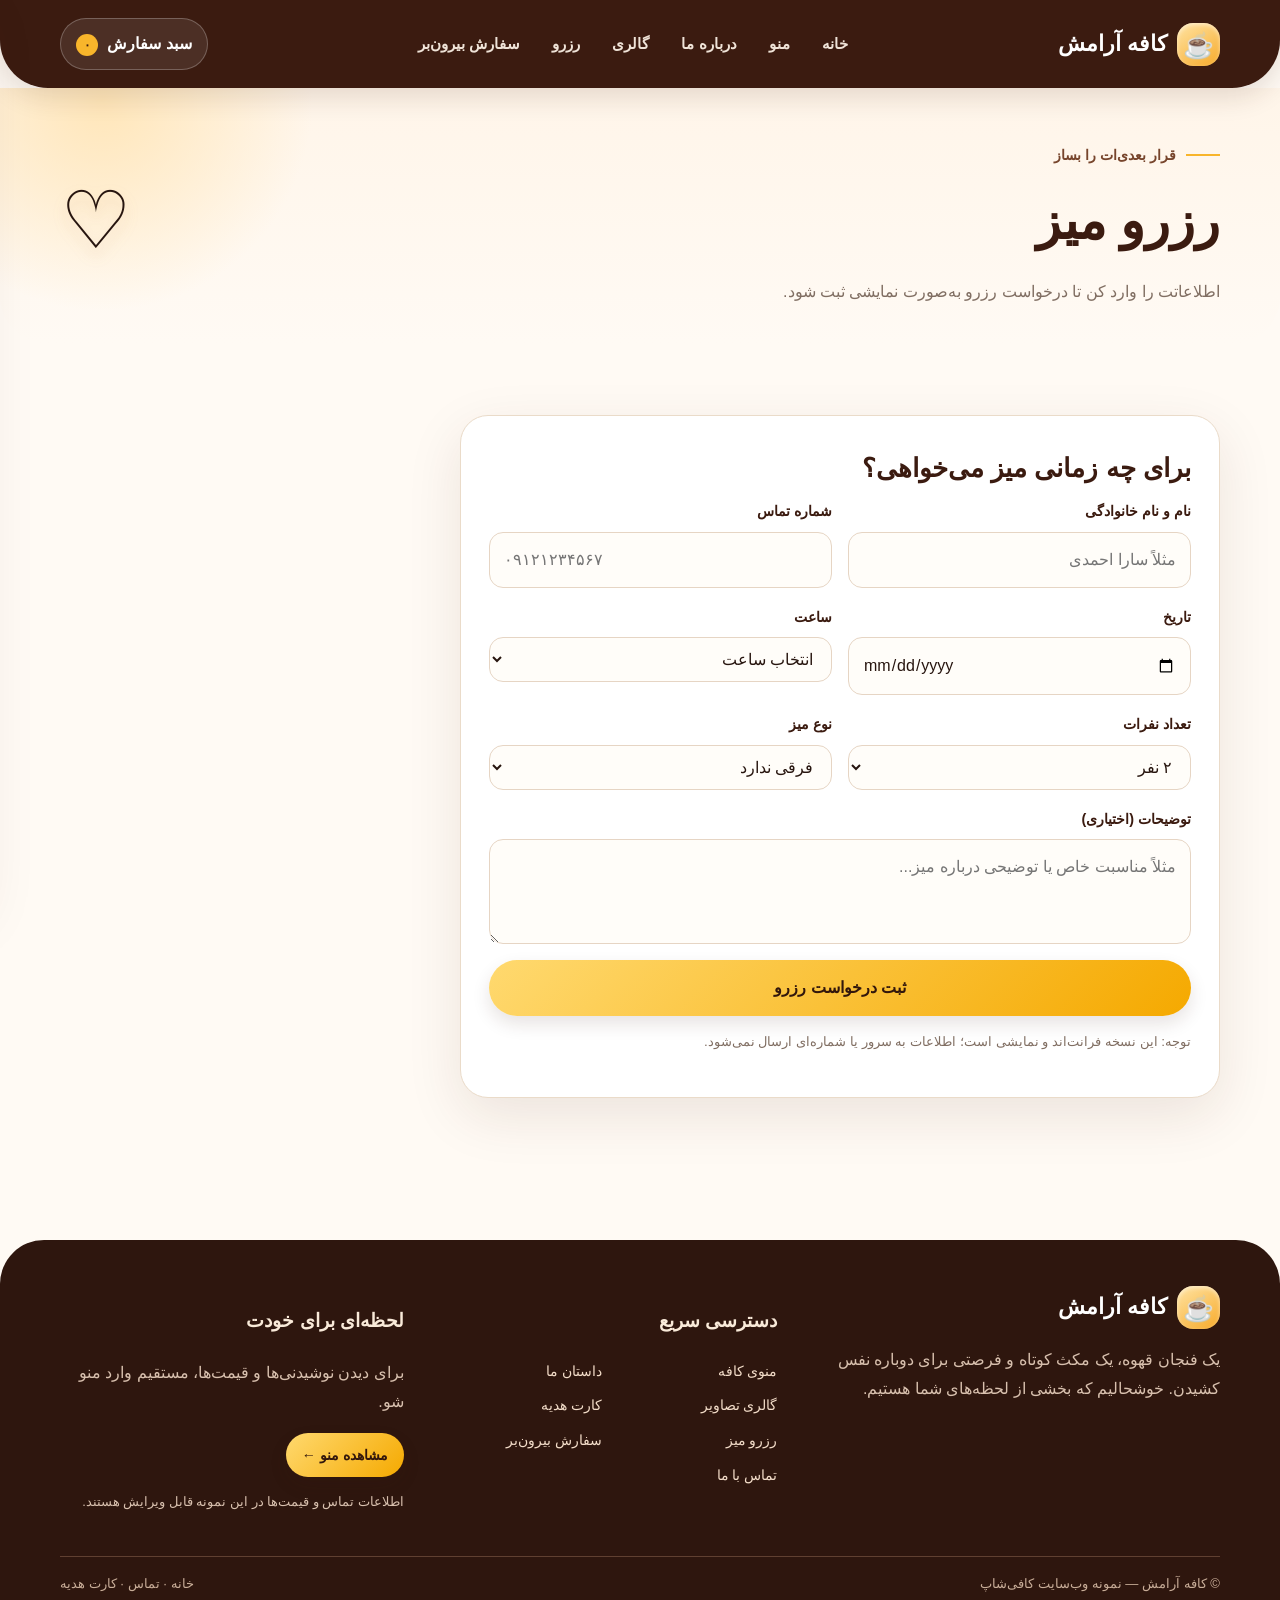
<file: reserve.html>
<!doctype html><html lang="fa" dir="rtl"><head><meta charset="utf-8"><meta name="viewport" content="width=device-width,initial-scale=1"><title>رزرو میز | کافه آرامش</title><link rel="stylesheet" href="assets/css/style.css"></head><body><header class="site-header"><div class="container nav-wrap">
  <a class="brand" href="index.html" aria-label="کافه آرامش، صفحه اصلی"><span class="brand-mark">☕</span><span>کافه آرامش</span></a>
  <button class="menu-toggle" id="menuToggle" aria-label="باز کردن منو" aria-expanded="false">☰</button>
  <nav class="nav-links" id="navLinks" aria-label="ناوبری اصلی">
    <a href="index.html">خانه</a><a href="menu.html">منو</a><a href="about.html">درباره ما</a><a href="gallery.html">گالری</a><a href="reserve.html">رزرو</a><a href="delivery.html">سفارش بیرون‌بر</a>
  </nav>
  <div class="nav-actions"><a class="cart-button" href="#cart" data-open-cart>سبد سفارش <span class="cart-count">۰</span></a></div>
</div></header><main><section class="page-hero"><div class="container"><div><span class="eyebrow">قرار بعدی‌ات را بساز</span><h1>رزرو میز</h1><p>اطلاعاتت را وارد کن تا درخواست رزرو به‌صورت نمایشی ثبت شود.</p></div><div class="page-hero-art">♡</div></div></section><section class="section"><div class="container"><div class="form-card"><h2 class="section-title" style="font-size:1.65rem">برای چه زمانی میز می‌خواهی؟</h2><form id="reserveForm" data-demo-form data-success="درخواست رزرو به‌صورت نمایشی ثبت شد. برای رزرو واقعی، این فرم باید به سیستم ثبت رزرو متصل شود."><div class="form-grid"><div class="field"><label for="rname">نام و نام خانوادگی</label><input id="rname" name="name" required placeholder="مثلاً سارا احمدی"></div><div class="field"><label for="rphone">شماره تماس</label><input id="rphone" name="phone" type="tel" required placeholder="۰۹۱۲۱۲۳۴۵۶۷" pattern="[0-9۰-۹+() -](8,)"></div><div class="field"><label for="rdate">تاریخ</label><input id="rdate" name="date" type="date" required></div><div class="field"><label for="rtime">ساعت</label><select id="rtime" name="time" required><option value="">انتخاب ساعت</option><option>۱۰:۰۰</option><option>۱۲:۰۰</option><option>۱۴:۰۰</option><option>۱۶:۰۰</option><option>۱۸:۰۰</option><option>۲۰:۰۰</option><option>۲۱:۰۰</option></select></div><div class="field"><label for="rpeople">تعداد نفرات</label><select id="rpeople" name="people"><option>۱ نفر</option><option selected>۲ نفر</option><option>۳ نفر</option><option>۴ نفر</option><option>۵ نفر</option><option>۶ نفر یا بیشتر</option></select></div><div class="field"><label for="rtype">نوع میز</label><select id="rtype" name="type"><option>فرقی ندارد</option><option>میز دو نفره</option><option>میز کنار پنجره</option><option>فضای گروهی</option></select></div><div class="field full"><label for="rnote">توضیحات (اختیاری)</label><textarea id="rnote" name="note" placeholder="مثلاً مناسبت خاص یا توضیحی درباره میز..."></textarea></div><div class="field full"><button class="btn btn-gold btn-block" type="submit">ثبت درخواست رزرو</button></div></div></form><div class="form-message" role="status" aria-live="polite"></div><p class="form-note">توجه: این نسخه فرانت‌اند و نمایشی است؛ اطلاعات به سرور یا شماره‌ای ارسال نمی‌شود.</p></div></div></section></main><footer class="site-footer"><div class="container">
  <div class="footer-grid"><div><a class="brand" href="index.html"><span class="brand-mark">☕</span><span>کافه آرامش</span></a><p>یک فنجان قهوه، یک مکث کوتاه و فرصتی برای دوباره نفس کشیدن. خوشحالیم که بخشی از لحظه‌های شما هستیم.</p></div>
  <div><h3>دسترسی سریع</h3><div class="footer-links"><a href="menu.html">منوی کافه</a><a href="about.html">داستان ما</a><a href="gallery.html">گالری تصاویر</a><a href="gift-card.html">کارت هدیه</a><a href="reserve.html">رزرو میز</a><a href="delivery.html">سفارش بیرون‌بر</a><a href="contact.html">تماس با ما</a></div></div>
  <div><h3>لحظه‌ای برای خودت</h3><p>برای دیدن نوشیدنی‌ها و قیمت‌ها، مستقیم وارد منو شو.</p><a class="btn btn-gold btn-small" href="menu.html">مشاهده منو ←</a><p style="font-size:.8rem">اطلاعات تماس و قیمت‌ها در این نمونه قابل ویرایش هستند.</p></div></div>
  <div class="footer-bottom"><span>© کافه آرامش — نمونه وب‌سایت کافی‌شاپ</span><span><a href="index.html">خانه</a> · <a href="contact.html">تماس</a> · <a href="gift-card.html">کارت هدیه</a></span></div>
</div></footer><script src="assets/js/app.js"></script><script>document.getElementById('rdate').min=new Date().toISOString().slice(0,10)</script></body></html>
</file>
<file: assets/css/style.css>
/* Cafe Aramesh — local, responsive RTL stylesheet */
:root{--coffee:#3b1b10;--coffee-2:#5a2b18;--coffee-3:#77452c;--cream:#fffaf4;--paper:#fffdf9;--sand:#f4e8d9;--sand-2:#ead6c1;--gold:#f8b52b;--gold-2:#ffd36a;--muted:#806e62;--ink:#27150f;--line:#eadbc9;--shadow:0 18px 55px rgba(67,34,17,.10);--radius:28px}
*{box-sizing:border-box}html{scroll-behavior:smooth}body{margin:0;background:var(--cream);color:var(--ink);font-family:Tahoma,"Segoe UI",Arial,sans-serif;line-height:1.85;direction:rtl}a{color:inherit;text-decoration:none}button,input,select,textarea{font:inherit}button,a{ -webkit-tap-highlight-color:transparent}img{display:block;max-width:100%}.container{width:min(1160px,calc(100% - 48px));margin-inline:auto}.muted{color:var(--muted)}.eyebrow{display:inline-flex;align-items:center;gap:10px;color:var(--coffee-3);font-size:.9rem;font-weight:700}.eyebrow:before{content:"";width:34px;height:2px;background:var(--gold)}.section-title{font-size:clamp(1.8rem,3.6vw,2.65rem);line-height:1.35;color:var(--coffee);margin:.45rem 0 .75rem}.section-subtitle{color:var(--muted);max-width:640px;margin:0 0 30px}.site-header{position:relative;z-index:20;background:var(--coffee);color:white;border-radius:0 0 48px 48px;box-shadow:0 8px 28px rgba(59,27,16,.14)}.nav-wrap{min-height:88px;display:flex;align-items:center;justify-content:space-between;gap:24px}.brand{display:inline-flex;align-items:center;gap:10px;font-size:1.35rem;font-weight:900;white-space:nowrap}.brand-mark{width:43px;height:43px;display:grid;place-items:center;border-radius:16px;background:linear-gradient(145deg,#ffe4a4,#f7aa2a);color:var(--coffee);font-size:1.55rem;box-shadow:inset 0 2px 4px #fff8}.nav-links{display:flex;align-items:center;gap:clamp(14px,2.5vw,34px)}.nav-links a{color:#fff5e9;font-size:.94rem;font-weight:700;opacity:.92;transition:.2s}.nav-links a:hover,.nav-links a.active{color:var(--gold-2);opacity:1}.nav-actions{display:flex;align-items:center;gap:10px}.cart-button{border:1px solid rgba(255,255,255,.24);border-radius:999px;padding:10px 15px;background:rgba(255,255,255,.09);color:#fff;cursor:pointer;font-weight:700;white-space:nowrap}.cart-count{display:inline-grid;place-items:center;min-width:22px;height:22px;border-radius:50%;background:var(--gold);color:var(--coffee);font-size:.78rem;margin-right:5px}.menu-toggle{display:none;border:1px solid rgba(255,255,255,.25);border-radius:14px;background:transparent;color:white;width:44px;height:44px;font-size:1.3rem;cursor:pointer}.btn{display:inline-flex;align-items:center;justify-content:center;gap:9px;border:0;border-radius:999px;padding:13px 23px;background:var(--coffee);color:white;font-weight:800;cursor:pointer;transition:transform .18s,box-shadow .18s,background .18s;box-shadow:0 8px 18px rgba(59,27,16,.12)}.btn:hover{transform:translateY(-2px);background:var(--coffee-2);box-shadow:0 12px 22px rgba(59,27,16,.18)}.btn-gold{background:linear-gradient(135deg,#ffd96f,#f5a900);color:#32170c}.btn-gold:hover{background:linear-gradient(135deg,#ffe08b,#f7b323)}.btn-light{background:#fff8ef;color:var(--coffee);border:1px solid var(--line);box-shadow:none}.btn-small{padding:9px 16px;font-size:.88rem}.btn-block{width:100%}.hero{position:relative;overflow:hidden;padding:56px 0 38px;background:radial-gradient(circle at 5% 95%,#ffe3ad 0 0,transparent 260px),linear-gradient(180deg,#fffaf4,#fff7ee)}.hero:before{content:"";position:absolute;inset:0 18% auto 0;height:150px;background:var(--coffee);border-radius:0 0 42% 24%;transform:translateY(-96px) rotate(-2deg);opacity:.96}.hero-grid{position:relative;display:grid;grid-template-columns:1fr 1.04fr;align-items:center;gap:30px;min-height:490px}.hero-copy{padding:30px 0 36px;position:relative;z-index:1}.hero h1{font-size:clamp(2.5rem,5.6vw,4.8rem);line-height:1.24;color:var(--coffee);margin:12px 0 18px;font-weight:900;letter-spacing:-1.5px}.hero h1 span{color:#b36a29}.hero-copy p{font-size:1.08rem;color:#705849;max-width:490px;margin:0 0 25px}.hero-actions{display:flex;gap:12px;flex-wrap:wrap}.hero-art{position:relative;min-height:395px}.hero-art:before{content:"";position:absolute;width:78%;height:82%;border-radius:47% 53% 57% 43%;background:#f6bd38;bottom:0;right:8%;transform:rotate(-7deg);opacity:.94}.hero-art img{position:absolute;inset:0;width:100%;height:100%;object-fit:cover;border-radius:48% 16% 42% 18%;box-shadow:var(--shadow);border:8px solid rgba(255,255,255,.72)}.hero-sticker{position:absolute;bottom:18px;left:0;background:#fffaf4;border:1px solid var(--line);border-radius:18px;padding:12px 17px;box-shadow:var(--shadow);font-weight:800;color:var(--coffee);z-index:2}.hero-sticker small{display:block;color:var(--muted);font-size:.78rem;font-weight:500}.quick-links{position:relative;z-index:3;display:grid;grid-template-columns:repeat(3,1fr);gap:18px;margin-top:-4px}.quick-card{display:flex;align-items:center;gap:15px;padding:18px;background:rgba(255,253,249,.92);border:1px solid rgba(232,213,192,.9);border-radius:24px;box-shadow:var(--shadow);transition:.2s;min-height:100px}.quick-card:hover{transform:translateY(-5px);border-color:#e4b466}.quick-icon{width:58px;height:58px;flex:0 0 58px;border-radius:20px;background:#f7e6d2;display:grid;place-items:center;font-size:1.8rem}.quick-card strong{display:block;color:var(--coffee);font-size:1.05rem}.quick-card small{color:var(--muted)}.quick-arrow{margin-right:auto;color:var(--coffee);font-size:1.35rem}.section{padding:72px 0}.section-head{display:flex;align-items:end;justify-content:space-between;gap:20px;margin-bottom:27px}.feature-grid{display:grid;grid-template-columns:1.1fr .9fr;gap:24px}.feature-panel{background:white;border:1px solid var(--line);border-radius:var(--radius);padding:28px;box-shadow:var(--shadow)}.feature-panel.gold{background:linear-gradient(140deg,#fff4d8,#fffaf2)}.feature-panel h3{color:var(--coffee);font-size:1.3rem;margin:0 0 8px}.feature-panel p{color:var(--muted);margin:0 0 17px}.mini-menu{display:grid;grid-template-columns:repeat(3,1fr);gap:12px}.mini-item{background:#fff;border:1px solid var(--line);padding:9px;border-radius:18px;text-align:center}.mini-item img{width:100%;height:104px;object-fit:cover;border-radius:13px}.mini-item strong{display:block;font-size:.9rem;margin-top:6px}.mini-item small{color:var(--muted)}.qr-panel{display:flex;align-items:center;gap:22px;background:var(--coffee);color:#fff;border-radius:var(--radius);padding:25px;overflow:hidden;position:relative}.qr-panel:after{content:"";position:absolute;width:200px;height:200px;border:1px solid rgba(255,255,255,.12);border-radius:50%;left:-60px;bottom:-110px}.qr-panel img{width:124px;height:124px;border:9px solid white;border-radius:14px;background:white;flex:0 0 auto}.qr-panel h3{margin:0 0 7px;font-size:1.28rem}.qr-panel p{color:#e9d6c8;margin:0;font-size:.9rem}.page-hero{padding:48px 0 36px;background:radial-gradient(circle at 8% 5%,#ffe6b9,transparent 210px),linear-gradient(180deg,#fff5e9,#fffaf4);border-radius:0 0 48px 48px}.page-hero .container{display:flex;justify-content:space-between;align-items:center;gap:20px}.page-hero h1{font-size:clamp(2rem,4vw,3.25rem);color:var(--coffee);margin:7px 0}.page-hero p{margin:0;color:var(--muted);max-width:600px}.page-hero-art{font-size:5rem;filter:drop-shadow(0 8px 7px #b77b3b44)}.menu-toolbar{display:flex;align-items:center;justify-content:space-between;gap:16px;flex-wrap:wrap;margin-bottom:24px}.filter-list{display:flex;gap:8px;flex-wrap:wrap}.filter-btn{border:1px solid var(--line);background:white;color:var(--coffee);padding:9px 16px;border-radius:999px;cursor:pointer;font-weight:700}.filter-btn.active,.filter-btn:hover{background:var(--coffee);color:white;border-color:var(--coffee)}.menu-grid{display:grid;grid-template-columns:repeat(3,1fr);gap:20px}.menu-card{background:#fff;border:1px solid var(--line);border-radius:24px;overflow:hidden;box-shadow:0 10px 28px rgba(67,34,17,.07);transition:.2s}.menu-card:hover{transform:translateY(-4px);box-shadow:var(--shadow)}.menu-card[hidden]{display:none}.menu-card img{width:100%;height:190px;object-fit:cover;background:#f2e1ce}.menu-content{padding:17px}.menu-content h3{margin:0;color:var(--coffee);font-size:1.12rem}.menu-content p{margin:5px 0 14px;color:var(--muted);font-size:.88rem;min-height:48px}.menu-foot{display:flex;align-items:center;justify-content:space-between;gap:8px}.price{font-weight:900;color:#a15a21;white-space:nowrap}.add-btn{border:0;border-radius:999px;background:#f8e8d7;color:var(--coffee);padding:9px 13px;font-weight:800;cursor:pointer}.add-btn:hover{background:var(--gold-2)}.story-grid{display:grid;grid-template-columns:1fr 1fr;gap:32px;align-items:center}.story-image{border-radius:34px;overflow:hidden;box-shadow:var(--shadow);position:relative}.story-image img{width:100%;height:410px;object-fit:cover}.story-copy p{color:var(--muted)}.stats{display:flex;gap:14px;flex-wrap:wrap;margin-top:23px}.stat{background:#fff;border:1px solid var(--line);border-radius:18px;padding:13px 18px;min-width:120px}.stat strong{display:block;color:var(--coffee);font-size:1.2rem}.stat small{color:var(--muted)}.gallery-grid{display:grid;grid-template-columns:repeat(3,1fr);grid-auto-rows:210px;gap:16px}.gallery-item{position:relative;overflow:hidden;border-radius:24px;background:#ecd9c3;cursor:zoom-in}.gallery-item:nth-child(1){grid-row:span 2}.gallery-item:nth-child(4){grid-column:span 2}.gallery-item img{width:100%;height:100%;object-fit:cover;transition:transform .4s}.gallery-item:hover img{transform:scale(1.06)}.gallery-item span{position:absolute;right:14px;bottom:14px;background:#fffaf1eF;color:var(--coffee);border-radius:99px;padding:6px 13px;font-weight:800;font-size:.84rem}.form-card{max-width:760px;background:white;border:1px solid var(--line);border-radius:28px;padding:28px;box-shadow:var(--shadow)}.form-grid{display:grid;grid-template-columns:1fr 1fr;gap:16px}.field{display:flex;flex-direction:column;gap:7px}.field.full{grid-column:1/-1}.field label{font-weight:800;color:var(--coffee);font-size:.9rem}.field input,.field select,.field textarea{border:1px solid #e6d5c4;border-radius:14px;padding:12px 14px;background:#fffdf9;outline:none;color:var(--ink);width:100%}.field input:focus,.field select:focus,.field textarea:focus{border-color:#c17a32;box-shadow:0 0 0 3px #f6d6a8}.field textarea{min-height:105px;resize:vertical}.form-note{font-size:.84rem;color:var(--muted);margin:14px 0}.form-message{display:none;padding:14px 16px;background:#edf7e8;color:#31572b;border-radius:14px;margin-top:16px}.form-message.show{display:block}.gift-grid{display:grid;grid-template-columns:repeat(3,1fr);gap:18px}.gift-card{background:white;border:1px solid var(--line);border-radius:25px;padding:24px;box-shadow:var(--shadow);position:relative;overflow:hidden}.gift-card:before{content:"";position:absolute;width:125px;height:125px;background:#ffedc5;border-radius:50%;left:-48px;top:-48px}.gift-card .gift-icon{font-size:2.2rem;position:relative}.gift-card h3{margin:10px 0 3px;color:var(--coffee)}.gift-amount{font-size:1.6rem;color:#a65d24;font-weight:900}.gift-card p{color:var(--muted);font-size:.9rem}.delivery-steps{display:grid;grid-template-columns:repeat(3,1fr);gap:16px}.step-card{background:white;border:1px solid var(--line);border-radius:22px;padding:22px}.step-number{width:38px;height:38px;display:grid;place-items:center;border-radius:13px;background:#ffe3a7;color:var(--coffee);font-weight:900}.step-card h3{color:var(--coffee);margin:13px 0 5px}.step-card p{color:var(--muted);margin:0;font-size:.91rem}.contact-grid{display:grid;grid-template-columns:1fr 1fr;gap:24px}.contact-info{display:grid;gap:13px}.contact-row{display:flex;gap:14px;align-items:center;background:white;border:1px solid var(--line);border-radius:18px;padding:14px 16px}.contact-symbol{width:44px;height:44px;border-radius:14px;background:#f8e6d1;display:grid;place-items:center;font-size:1.3rem}.contact-row strong{display:block;color:var(--coffee)}.contact-row small{color:var(--muted)}.site-footer{background:#2e160e;color:#f9ead9;padding:46px 0 20px;margin-top:70px;border-radius:44px 44px 0 0}.footer-grid{display:grid;grid-template-columns:1.2fr 1fr 1fr;gap:30px}.site-footer .brand{color:#fff}.site-footer p,.site-footer small{color:#d8c0ae}.footer-links{display:grid;grid-template-columns:1fr 1fr;gap:8px}.footer-links a{color:#f3ddc9;font-size:.9rem}.footer-links a:hover{color:var(--gold-2)}.footer-bottom{border-top:1px solid #604031;margin-top:30px;padding-top:15px;display:flex;justify-content:space-between;gap:15px;flex-wrap:wrap;color:#c8ad98;font-size:.82rem}.toast{position:fixed;z-index:100;bottom:22px;right:22px;background:var(--coffee);color:white;padding:13px 18px;border-radius:14px;box-shadow:var(--shadow);opacity:0;transform:translateY(12px);pointer-events:none;transition:.25s}.toast.show{opacity:1;transform:translateY(0)}.drawer-backdrop{position:fixed;inset:0;background:#160b08a8;z-index:90;opacity:0;pointer-events:none;transition:.2s}.drawer-backdrop.open{opacity:1;pointer-events:auto}.cart-drawer{position:fixed;z-index:91;top:0;bottom:0;left:0;width:min(420px,92vw);background:#fffaf4;box-shadow:var(--shadow);padding:22px;transform:translateX(-105%);transition:.25s;display:flex;flex-direction:column}.cart-drawer.open{transform:translateX(0)}.drawer-head{display:flex;justify-content:space-between;align-items:center;border-bottom:1px solid var(--line);padding-bottom:14px}.drawer-head h3{margin:0;color:var(--coffee)}.icon-button{border:0;background:#f2e2d2;border-radius:12px;width:38px;height:38px;cursor:pointer;font-size:1.1rem}.cart-items{overflow:auto;flex:1;padding:14px 0}.cart-line{display:flex;align-items:center;justify-content:space-between;gap:12px;border-bottom:1px solid var(--line);padding:12px 0}.cart-line strong{display:block;color:var(--coffee)}.cart-line small{color:var(--muted)}.remove-item{border:0;background:#f8e3da;color:#943e23;border-radius:9px;padding:6px 9px;cursor:pointer}.cart-summary{border-top:1px solid var(--line);padding-top:14px}.cart-total{display:flex;justify-content:space-between;font-weight:900;color:var(--coffee);margin-bottom:12px}.lightbox{position:fixed;inset:0;background:#170c08eF;z-index:120;display:none;place-items:center;padding:24px}.lightbox.open{display:grid}.lightbox img{max-width:min(900px,95vw);max-height:82vh;border-radius:22px;box-shadow:0 20px 50px #0008}.lightbox button{position:absolute;top:20px;left:20px}.empty-state{padding:26px;text-align:center;color:var(--muted);background:#fff;border:1px dashed var(--line);border-radius:16px}.text-link{color:#a15a21;font-weight:900;text-decoration:underline;text-underline-offset:4px}
@media(max-width:960px){.nav-wrap{min-height:78px}.nav-links{gap:14px}.nav-links a{font-size:.84rem}.hero-grid{grid-template-columns:1fr 1fr;min-height:400px}.hero-art{min-height:340px}.quick-links{gap:12px}.quick-card{padding:14px;gap:10px}.quick-icon{width:48px;height:48px;flex-basis:48px}.menu-grid{grid-template-columns:repeat(2,1fr)}.feature-grid,.story-grid{gap:20px}.gallery-grid{grid-auto-rows:180px}}
@media(max-width:720px){.container{width:min(100% - 30px,560px)}.site-header{border-radius:0 0 28px 28px}.nav-wrap{min-height:72px;flex-wrap:wrap}.brand{font-size:1.1rem}.brand-mark{width:38px;height:38px}.menu-toggle{display:inline-grid;place-items:center}.nav-actions{margin-right:auto}.cart-button{padding:8px 11px;font-size:.83rem}.nav-links{display:none;position:absolute;top:70px;right:15px;left:15px;background:#452113;border:1px solid #74472f;border-radius:18px;padding:14px;box-shadow:var(--shadow);flex-direction:column;align-items:stretch;gap:0}.nav-links.open{display:flex}.nav-links a{padding:11px 9px;border-bottom:1px solid #ffffff18;font-size:.95rem}.nav-links a:last-child{border:0}.hero{padding:25px 0 25px}.hero:before{height:105px;transform:translateY(-78px)}.hero-grid{grid-template-columns:1fr;gap:13px;min-height:unset}.hero-copy{padding:23px 0 0}.hero h1{font-size:clamp(2.2rem,11vw,3.4rem);margin:10px 0}.hero-copy p{font-size:.96rem}.hero-art{min-height:285px;order:-1}.hero-art img{border-width:5px;border-radius:36% 15% 30% 18%}.hero-sticker{bottom:8px;left:5px;font-size:.84rem}.quick-links{grid-template-columns:1fr;gap:10px;margin-top:15px}.quick-card{min-height:78px;border-radius:19px}.quick-icon{width:46px;height:46px;flex-basis:46px}.section{padding:48px 0}.section-head{align-items:start;flex-direction:column;margin-bottom:20px}.feature-grid,.story-grid,.contact-grid{grid-template-columns:1fr}.feature-panel{padding:20px}.mini-menu{grid-template-columns:repeat(3,1fr)}.mini-item img{height:78px}.qr-panel{padding:19px;gap:14px}.qr-panel img{width:100px;height:100px}.page-hero{padding:32px 0 25px;border-radius:0 0 30px 30px}.page-hero .container{align-items:center}.page-hero-art{font-size:3.5rem}.menu-grid{grid-template-columns:1fr 1fr;gap:12px}.menu-card{border-radius:18px}.menu-card img{height:135px}.menu-content{padding:12px}.menu-content h3{font-size:.98rem}.menu-content p{font-size:.78rem;min-height:58px}.menu-foot{align-items:flex-start;flex-direction:column}.add-btn{width:100%}.price{font-size:.89rem}.gift-grid,.delivery-steps{grid-template-columns:1fr}.story-image img{height:290px}.gallery-grid{grid-template-columns:1fr 1fr;grid-auto-rows:150px;gap:10px}.gallery-item:nth-child(1){grid-row:span 1}.gallery-item:nth-child(4){grid-column:span 2}.form-card{padding:18px}.form-grid{grid-template-columns:1fr}.field.full{grid-column:auto}.footer-grid{grid-template-columns:1fr;gap:20px}.site-footer{padding-top:35px;border-radius:30px 30px 0 0;margin-top:45px}.footer-bottom{font-size:.75rem}.toast{right:15px;left:15px;text-align:center}.cart-drawer{padding:17px}}
@media(max-width:390px){.menu-grid{grid-template-columns:1fr}.menu-card img{height:180px}.mini-menu{grid-template-columns:1fr 1fr}.hero-actions .btn{width:100%}.qr-panel{align-items:flex-start;flex-direction:column}}
</file>
